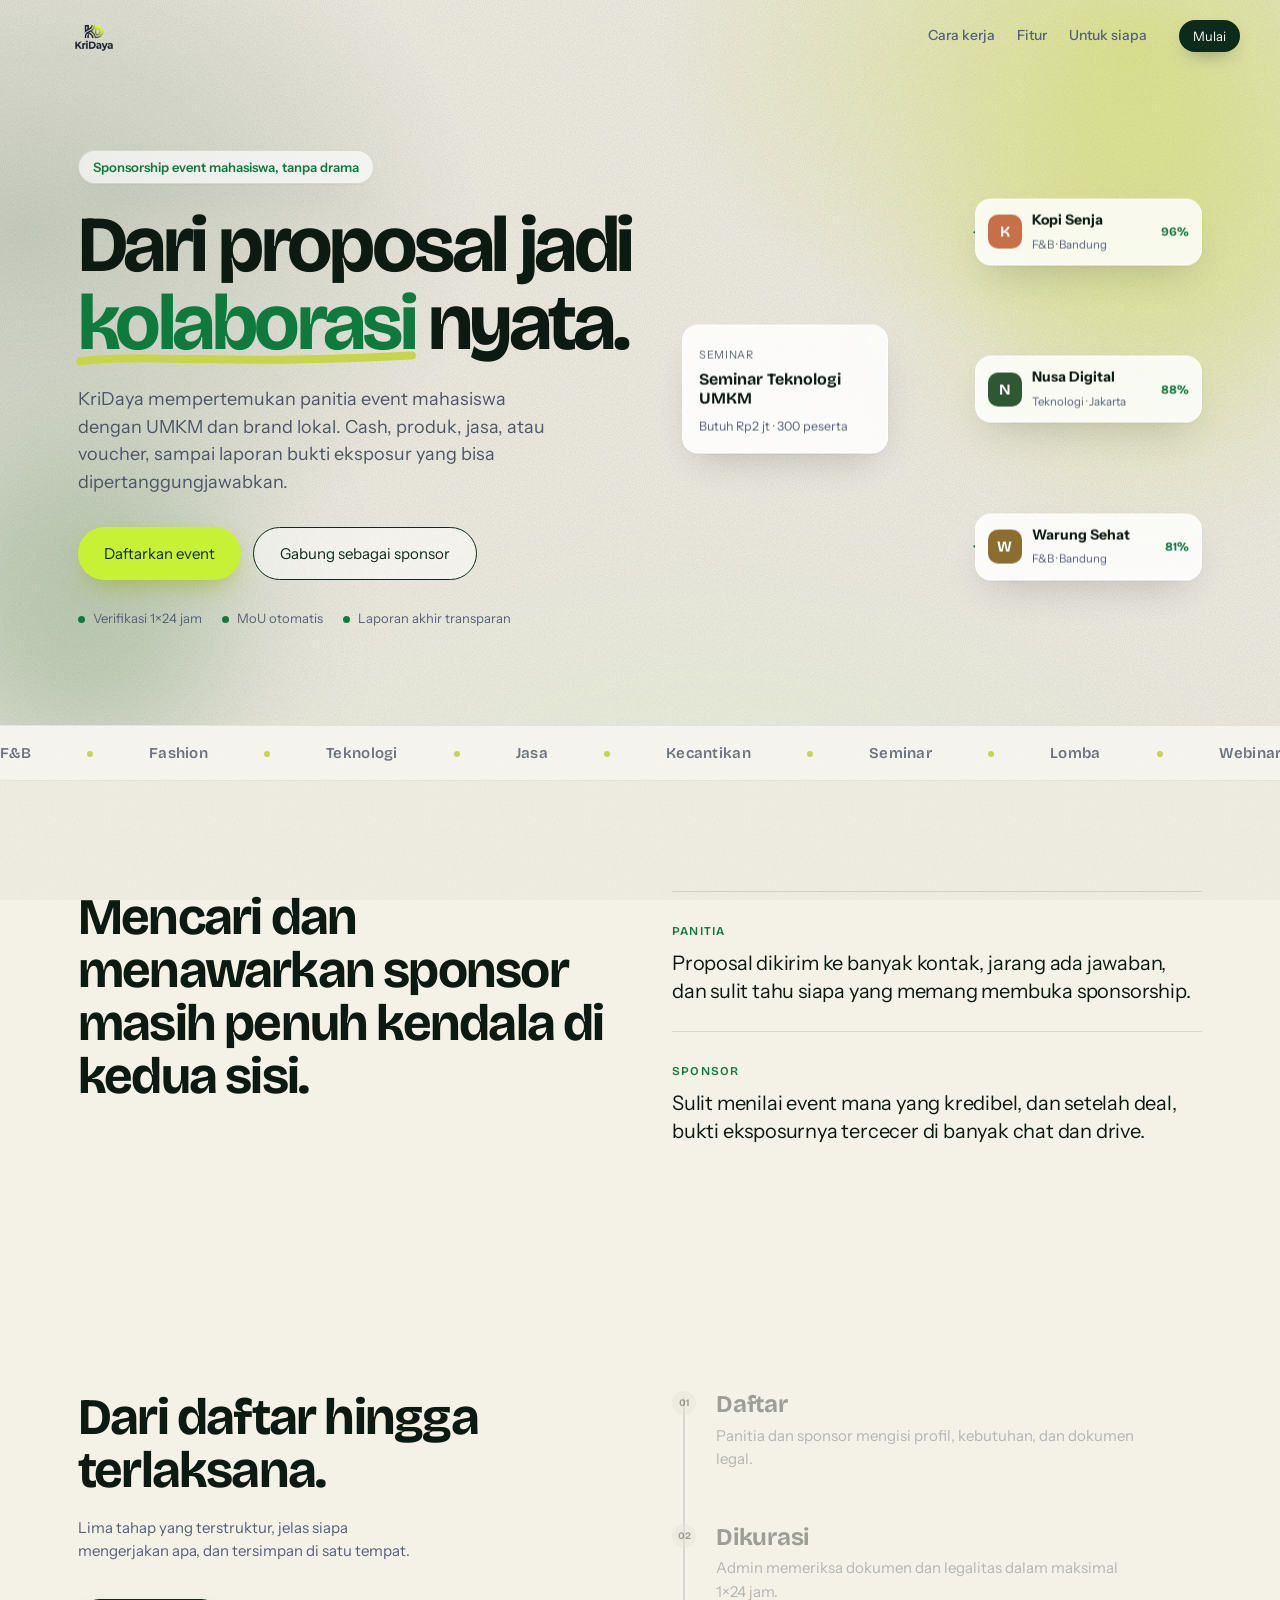
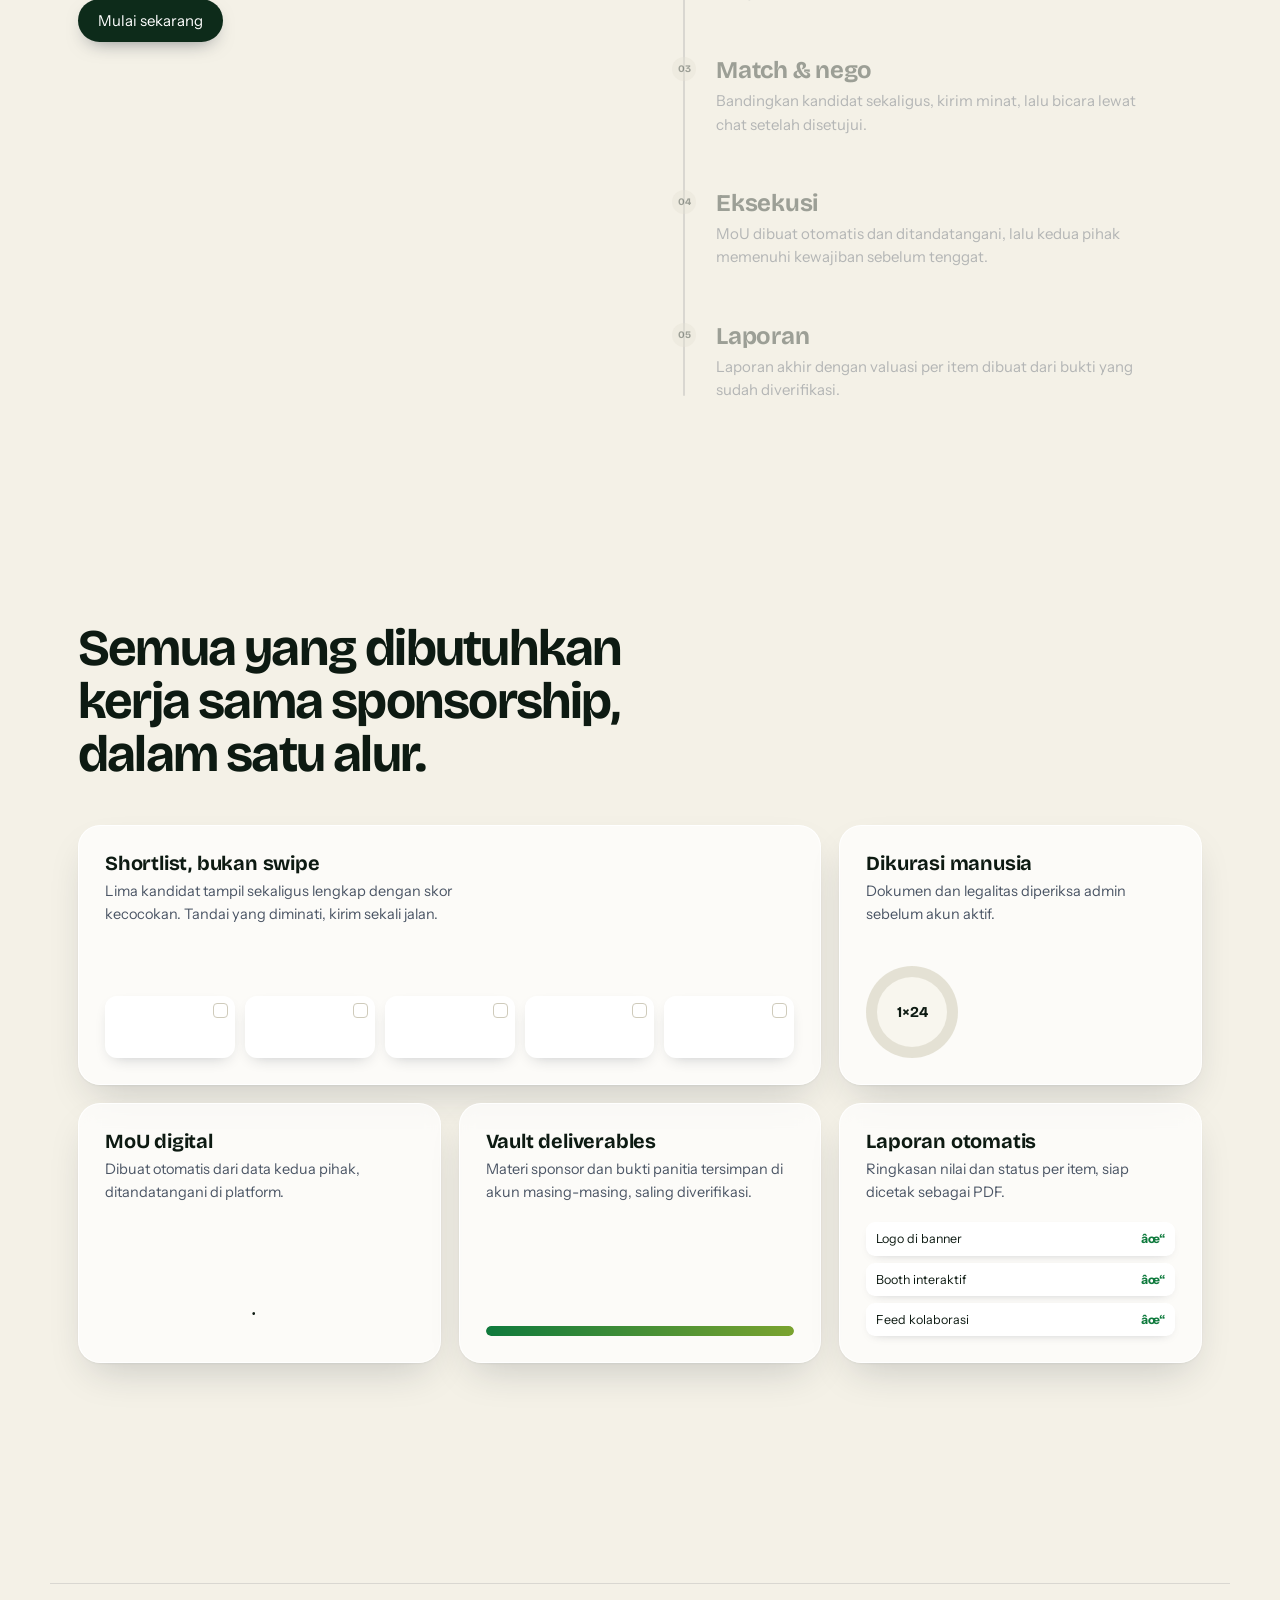
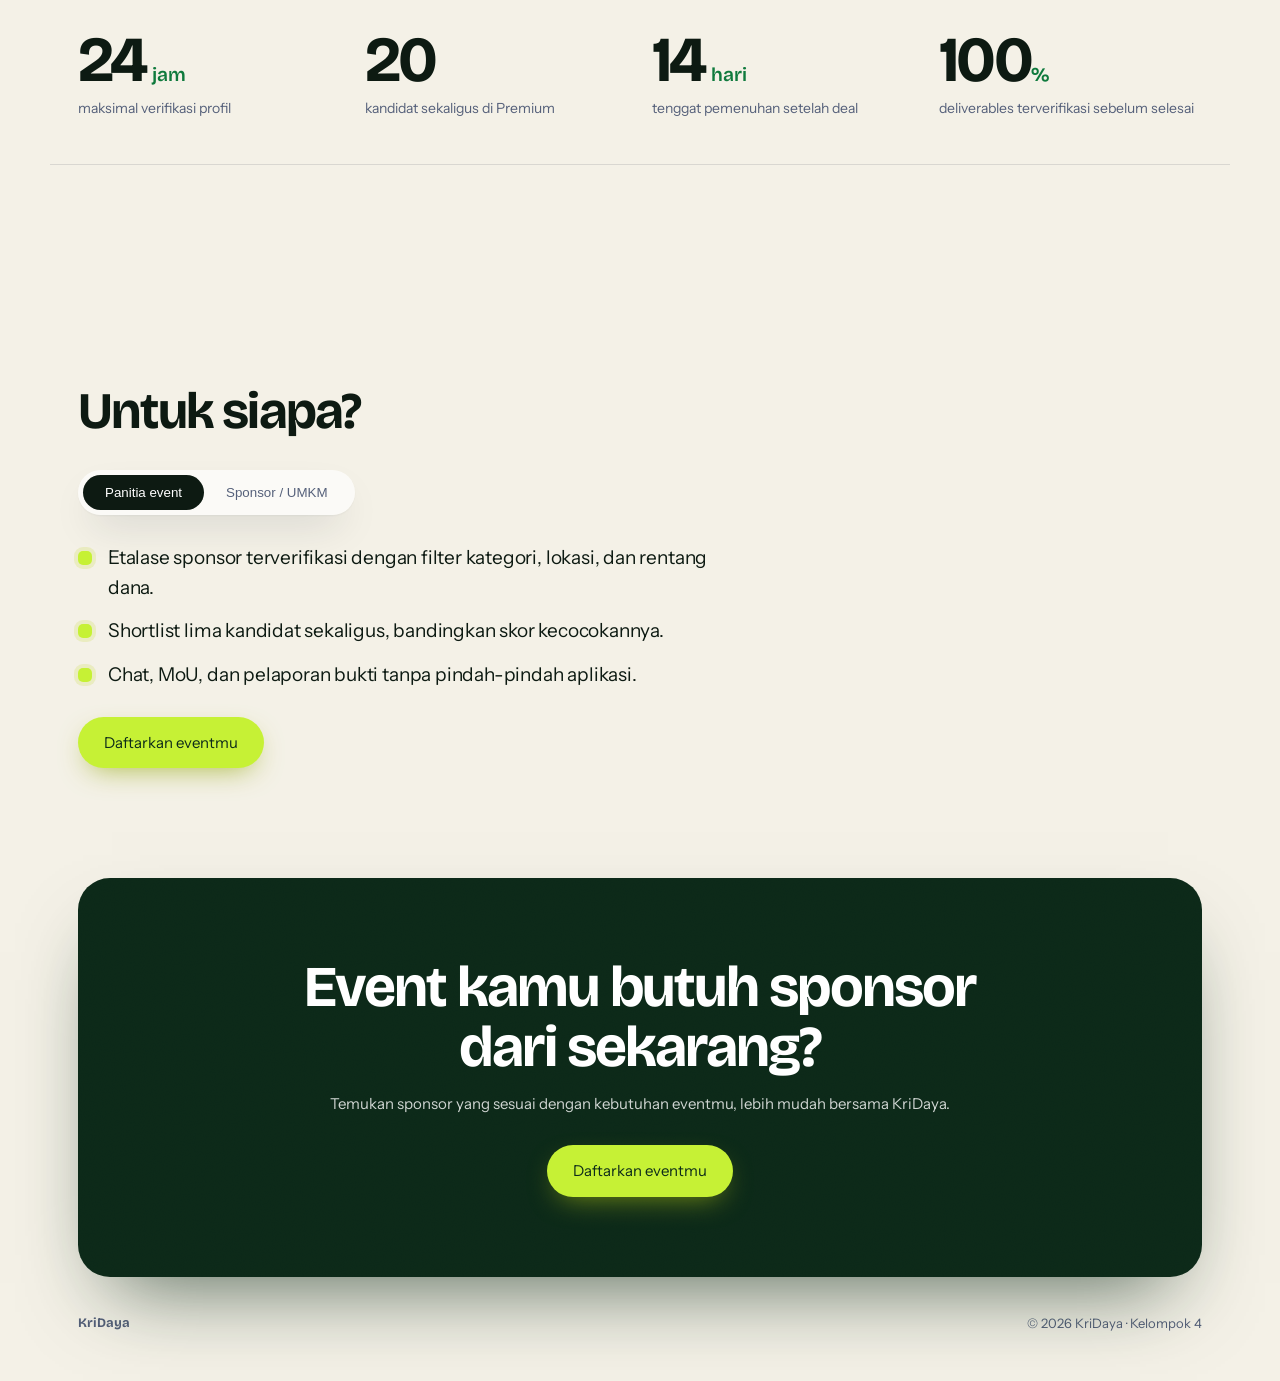
<file: frontend/index.html>
<!doctype html><html lang="id"><head><meta charset="utf-8"><meta name="viewport" content="width=device-width,initial-scale=1"><title>KriDaya — Dari proposal jadi kolaborasi nyata</title><meta name="description" content="Platform sponsor matching untuk event mahasiswa, UMKM, dan brand lokal.">
    <link rel="preconnect" href="https://fonts.googleapis.com"><link rel="preconnect" href="https://fonts.gstatic.com" crossorigin><link href="https://fonts.googleapis.com/css2?family=Bricolage+Grotesque:opsz,wght@12..96,500..800&family=Instrument+Sans:wght@400..700&display=swap" rel="stylesheet">
    <link rel="stylesheet" href="css/style.css"><link rel="stylesheet" href="css/landing.css"></head>
    <body class="landing">
    
<header class="l-nav" id="nav">
    <div class="l-w">
        <a class="logo" href="#top">
            <img src="assets/logo kridaya.png" alt="KriDaya">
        </a>

        <nav>
            <a href="#cara">Cara kerja</a>
            <a href="#fitur">Fitur</a>
            <a href="#untuk">Untuk siapa</a>
        </nav>

        <a class="btn sm" href="app.html#/daftar/event">Mulai</a>
    </div>
</header>

    <section class="l-hero" id="top"><i class="l-blob" style="width:380px;height:380px;right:-60px;top:60px;background:#d4e06a" data-par="34"></i><i class="l-blob" style="width:320px;height:320px;left:-80px;bottom:-40px;background:#7fa37a;animation-delay:-6s" data-par="-26"></i>
    <div class="l-w l-hg"><div>
    <p class="l-eye rv">Sponsorship event mahasiswa, tanpa drama</p>
    <h1 class="l-h1"><span class="w">Dari</span> <span class="w">proposal</span> <span class="w">jadi</span><br><span class="w l-hl">kolaborasi<svg viewBox="0 0 300 14" preserveAspectRatio="none"><path pathLength="1" d="M2 9 C60 2 140 13 298 4"/></svg></span> <span class="w">nyata.</span></h1>
    <p class="l-sub rv" data-d="500">KriDaya mempertemukan panitia event mahasiswa dengan UMKM dan brand lokal. Cash, produk, jasa, atau voucher, sampai laporan bukti eksposur yang bisa dipertanggungjawabkan.</p>
    <div class="l-cta rv" data-d="650"><a class="btn lime lg" href="app.html#/daftar/event">Daftarkan event</a><a class="btn ghost lg" href="app.html#/daftar/sponsor">Gabung sebagai sponsor</a></div>
    <ul class="l-trust rv" data-d="800"><li>Verifikasi 1×24 jam</li><li>MoU otomatis</li><li>Laporan akhir transparan</li></ul></div>
    <div class="l-stage rv" data-d="300"><svg class="l-lines" viewBox="0 0 480 440"><path pathLength="1" d="M190 220 C235 220 225 75 270 75"/><path pathLength="1" d="M190 220 C230 220 230 220 270 220"/><path pathLength="1" d="M190 220 C235 220 225 365 270 365"/></svg>
    <div class="l-ev"><small>Seminar</small><b>Seminar Teknologi UMKM</b><span>Butuh Rp2 jt · 300 peserta</span></div>
    <div class="l-sp s1" style="top:17%"><i>K</i><div><b>Kopi Senja</b><small>F&amp;B · Bandung</small></div><em>96%</em></div>
    <div class="l-sp" style="top:50%"><i style="background:#2f5733">N</i><div><b>Nusa Digital</b><small>Teknologi · Jakarta</small></div><em>88%</em></div>
    <div class="l-sp" style="top:83%"><i style="background:#8a6d2f">W</i><div><b>Warung Sehat</b><small>F&amp;B · Bandung</small></div><em>81%</em></div>
    <div class="l-badge" data-par="10">Match. Kopi Senja menerima minatmu</div></div></div></section>
    
    <div class="l-marq"><div><span>F&amp;B</span><span>Fashion</span><span>Teknologi</span><span>Jasa</span><span>Kecantikan</span><span>Seminar</span><span>Lomba</span><span>Webinar</span></div></div>
    
    <section class="l-sec"><div class="l-w l-two"><h2 class="l-h2 rv">Mencari dan menawarkan sponsor masih penuh kendala di kedua sisi.</h2>
    <div><div class="l-q rv" data-d="100"><small>Panitia</small><p>Proposal dikirim ke banyak kontak, jarang ada jawaban, dan sulit tahu siapa yang memang membuka sponsorship.</p></div><div class="l-q rv" data-d="220"><small>Sponsor</small><p>Sulit menilai event mana yang kredibel, dan setelah deal, bukti eksposurnya tercecer di banyak chat dan drive.</p></div></div></div></section>
    
    <section class="l-sec" id="cara"><div class="l-w l-two"><div class="l-stick"><h2 class="l-h2 rv">Dari daftar hingga terlaksana.</h2><p class="mut rv" data-d="100" style="max-width:360px">Lima tahap yang terstruktur, jelas siapa mengerjakan apa, dan tersimpan di satu tempat.</p><a class="btn" href="app.html#/daftar/event" style="margin-top:22px">Mulai sekarang</a></div>
    <ol class="l-tl"><li class="l-st"><b>01</b><div><h3>Daftar</h3><p>Panitia dan sponsor mengisi profil, kebutuhan, dan dokumen legal.</p></div></li><li class="l-st"><b>02</b><div><h3>Dikurasi</h3><p>Admin memeriksa dokumen dan legalitas dalam maksimal 1×24 jam.</p></div></li><li class="l-st"><b>03</b><div><h3>Match &amp; nego</h3><p>Bandingkan kandidat sekaligus, kirim minat, lalu bicara lewat chat setelah disetujui.</p></div></li><li class="l-st"><b>04</b><div><h3>Eksekusi</h3><p>MoU dibuat otomatis dan ditandatangani, lalu kedua pihak memenuhi kewajiban sebelum tenggat.</p></div></li><li class="l-st"><b>05</b><div><h3>Laporan</h3><p>Laporan akhir dengan valuasi per item dibuat dari bukti yang sudah diverifikasi.</p></div></li></ol></div></section>
    
    <section class="l-sec" id="fitur"><div class="l-w"><h2 class="l-h2 rv" style="max-width:640px">Semua yang dibutuhkan kerja sama sponsorship, dalam satu alur.</h2>
    <div class="l-bento">
    <article class="bt b4 rv"><h3>Shortlist, bukan swipe</h3><p>Lima kandidat tampil sekaligus lengkap dengan skor kecocokan. Tandai yang diminati, kirim sekali jalan.</p><div class="m-grid"><i></i><i></i><i></i><i></i><i></i></div></article>
    <article class="bt b2 rv" data-d="100"><h3>Dikurasi manusia</h3><p>Dokumen dan legalitas diperiksa admin sebelum akun aktif.</p><div class="m-ring"><b>1×24</b></div></article>
    <article class="bt b2 rv"><h3>MoU digital</h3><p>Dibuat otomatis dari data kedua pihak, ditandatangani di platform.</p><svg class="m-sig" viewBox="0 0 200 50"><path pathLength="1" d="M5 35 C25 5 35 5 40 30 S60 45 75 20 90 12 95 30"/><path pathLength="1" d="M110 30 C125 8 140 8 145 28 S170 40 195 12" style="animation-delay:1.4s"/></svg></article>
    <article class="bt b2 rv" data-d="100"><h3>Vault deliverables</h3><p>Materi sponsor dan bukti panitia tersimpan di akun masing-masing, saling diverifikasi.</p><div class="m-bar"><i></i></div></article>
    <article class="bt b2 rv" data-d="200"><h3>Laporan otomatis</h3><p>Ringkasan nilai dan status per item, siap dicetak sebagai PDF.</p><div class="m-rows"><span>Logo di banner <u></u></span><span>Booth interaktif <u></u></span><span>Feed kolaborasi <u></u></span></div></article>
    </div></div></section>
    
    <section class="l-sec l-nums"><div class="l-w"><div><b data-to="24">0</b><span> jam</span><p>maksimal verifikasi profil</p></div><div><b data-to="20">0</b><p>kandidat sekaligus di Premium</p></div><div><b data-to="14">0</b><span> hari</span><p>tenggat pemenuhan setelah deal</p></div><div><b data-to="100">0</b><span>%</span><p>deliverables terverifikasi sebelum selesai</p></div></div></section>
    
    <section class="l-sec" id="untuk"><div class="l-w"><h2 class="l-h2 rv">Untuk siapa?</h2>
    <div class="l-tab rv"><button class="on" data-t="p1">Panitia event</button><button data-t="p2">Sponsor / UMKM</button></div>
    <div class="l-pn on" id="p1"><ul><li>Etalase sponsor terverifikasi dengan filter kategori, lokasi, dan rentang dana.</li><li>Shortlist lima kandidat sekaligus, bandingkan skor kecocokannya.</li><li>Chat, MoU, dan pelaporan bukti tanpa pindah-pindah aplikasi.</li></ul><a class="btn lime lg" href="app.html#/daftar/event">Daftarkan eventmu</a></div>
    <div class="l-pn" id="p2"><ul><li>Event dan dokumen legalnya sudah dikurasi sebelum sampai ke kamu.</li><li>Tentukan sendiri bentuk dukungan: cash, produk, jasa, atau voucher.</li><li>Laporan akhir dengan valuasi per deliverable sebagai bukti eksposur.</li></ul><a class="btn lime lg" href="app.html#/daftar/sponsor">Gabung sebagai sponsor</a></div></div></section>
    
    <section class="l-w"><div class="l-end"><h2 class="l-h2">Event kamu butuh sponsor dari sekarang?</h2><p>Temukan sponsor yang sesuai dengan kebutuhan eventmu, lebih mudah bersama KriDaya.</p><a class="btn lime lg" href="app.html#/daftar/event">Daftarkan eventmu</a></div></section>
    <footer class="l-w l-ft"><span class="logo">KriDaya</span><span>© 2026 KriDaya · Kelompok 4</span></footer>
    <script src="js/landing.js"></script></body></html>
</file>
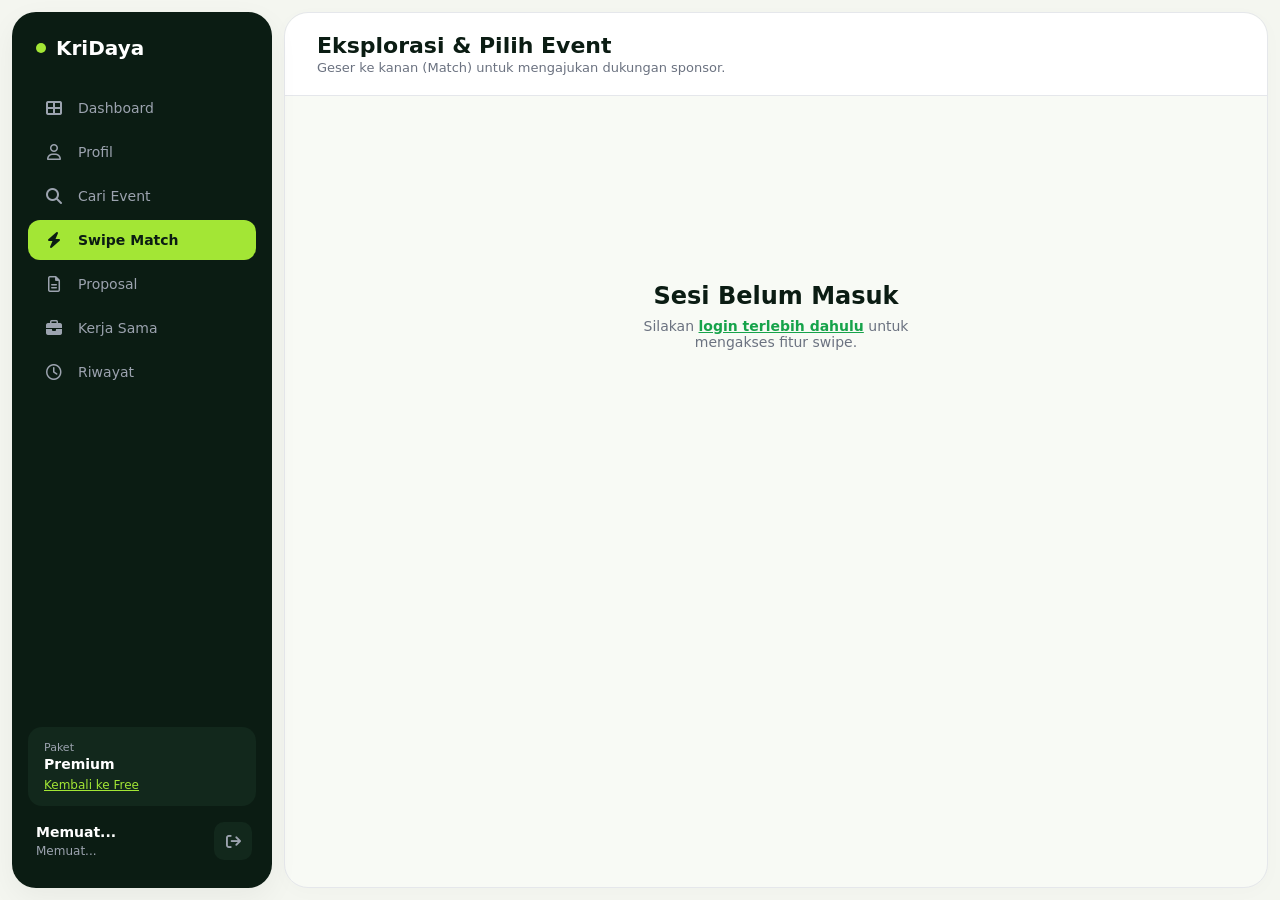
<file: frontend/pages/swipe.html>
<!DOCTYPE html>
<html lang="id">
<head>
    <meta charset="UTF-8">
    <meta name="viewport" content="width=device-width, initial-scale=1.0">
    <title>KriDaya - Swipe Match (Sponsor & Event)</title>
    <!-- FontAwesome CDN -->
    <link rel="stylesheet" href="https://cdnjs.cloudflare.com/ajax/libs/font-awesome/6.4.0/css/all.min.css">
    <!-- CSS Eksternal -->
    <link rel="stylesheet" href="../css/swipe.css">
</head>
<body>

    <!-- OVERLAY (Latar belakang gelap saat sidebar terbuka di HP) -->
    <div class="sidebar-overlay" id="sidebarOverlay"></div>

    <!-- SIDEBAR -->
    <aside id="appSidebar">
        <div>
            <div class="sidebar-header-top">
                <div class="brand">
                    <span class="brand-dot"></span> KriDaya
                </div>
                <!-- Tombol Tutup Sidebar khusus Mobile -->
                <button class="btn-close-sidebar" id="closeSidebarBtn"><i class="fa-solid fa-xmark"></i></button>
            </div>
            <ul class="nav-links">
                <li><a href="../app.html"><i class="fa-solid fa-table-cells-large"></i> Dashboard</a></li>
                <li><a href="#"><i class="fa-regular fa-user"></i> Profil</a></li>
                <li><a href="#"><i class="fa-solid fa-magnifying-glass"></i> Cari Event</a></li>
                <li><a href="swipe.html" class="active"><i class="fa-solid fa-bolt"></i> Swipe Match</a></li>
                <li><a href="#"><i class="fa-regular fa-file-lines"></i> Proposal</a></li>
                <li><a href="#"><i class="fa-solid fa-briefcase"></i> Kerja Sama</a></li>
                <li><a href="#"><i class="fa-regular fa-clock"></i> Riwayat</a></li>
            </ul>
        </div>
        <div class="sidebar-footer">
            <div class="subscription-box">
                <small>Paket</small>
                <b id="userPlanText">Premium</b>
                <a href="#" id="planActionLink">Kembali ke Free</a>
            </div>
            <div class="user-card">
                <div class="user-info">
                    <b id="userNameDisplay">Memuat...</b>
                    <small id="userRoleDisplay">Memuat...</small>
                </div>
                <button class="btn-logout" id="logoutBtn" title="Keluar"><i class="fa-solid fa-arrow-right-from-bracket"></i></button>
            </div>
        </div>
    </aside>

    <!-- MAIN CONTENT -->
    <main>
        <header>
            <div class="header-left">
                <!-- Tombol Hamburger Menu untuk layar kecil -->
                <button class="hamburger-btn" id="hamburgerBtn">
                    <i class="fa-solid fa-bars"></i>
                </button>
                <div class="header-title">
                    <h1>Eksplorasi & Pilih Event</h1>
                    <p>Geser ke kanan (Match) untuk mengajukan dukungan sponsor.</p>
                </div>
            </div>
        </header>

        <div class="swipe-container">
            <div class="card-stack" id="cardStack"></div>

            <div class="swipe-actions" id="swipeActions">
                <button class="btn-action btn-reject" id="rejectBtn" title="Tolak"><i class="fa-solid fa-xmark"></i></button>
                <button class="btn-action btn-match" id="matchBtn" title="Terima / Match"><i class="fa-solid fa-heart"></i></button>
            </div>
        </div>
    </main>

    <!-- JS Eksternal -->
    <script src="../js/pages/swipe.js"></script>
</body>
</html>
</file>
<file: frontend/css/style.css>
:root{--bg:#f3f0e6;--sage:#e8efd9;--g:#2f5733;--lime:#d4e06a;--ink:#1b2433;--mut:#667085;--line:#dcd9cc;--card:#fbfaf5;--r:14px}
*{box-sizing:border-box}html{scroll-behavior:smooth}
body{margin:0;background:var(--bg);color:var(--ink);font:15px/1.55 Inter,system-ui,-apple-system,"Segoe UI",sans-serif}
h1,h2,h3{line-height:1.1;letter-spacing:-.03em;margin:0 0 .5em}h1{font-size:clamp(2.4rem,6vw,4.2rem)}h2{font-size:1.6rem}h3{font-size:1.05rem;letter-spacing:-.01em}
a{color:inherit}.mut{color:var(--mut)}.wrap{max-width:1080px;margin:0 auto;padding:0 24px}
header.nav{position:sticky;top:0;z-index:5;background:color-mix(in srgb,var(--bg) 88%,transparent);backdrop-filter:blur(8px);border-bottom:1px solid var(--line)}

.nav .wrap{display:flex;align-items:center;gap:28px;height:64px}

.logo {
    font-weight: 700;
    text-decoration: none;
    display: flex;
    align-items: center;
    flex-shrink: 0;
}

.logo img {
    width: 350px;
    height: 70px;
    object-fit: contain;
    object-position: left center;
    display: block;
}

.logo:before {
    content: none;
}

.nav nav{display:flex;gap:22px;margin-left:auto;align-items:center}.nav nav a{text-decoration:none;color:var(--mut);font-size:14px}.nav nav a.on,.nav nav a:hover{color:var(--ink)}
.btn{display:inline-flex;align-items:center;justify-content:center;gap:6px;border:0;border-radius:999px;background:var(--ink);color:#fff;padding:10px 20px;font:600 14px inherit;cursor:pointer;text-decoration:none;transition:transform .15s,opacity .15s}
.nav nav a.btn{color:#fff}.btn:hover{transform:translateY(-1px)}.btn:active{transform:none}.btn.lime{background:var(--lime);color:var(--ink)}.btn.ghost{background:transparent;color:var(--ink);border:1px solid var(--line)}.btn.red{background:transparent;color:#b42318;border:1px solid #f0c7c2}.btn.sm{padding:6px 14px;font-size:13px}.btn[disabled]{opacity:.4;cursor:not-allowed}
.card{background:var(--card);border:1px solid var(--line);border-radius:var(--r);padding:20px}.narrow{max-width:440px;margin:56px auto}
.grid{display:grid;gap:16px;grid-template-columns:repeat(auto-fill,minmax(260px,1fr))}
.tile{cursor:pointer;transition:border-color .15s,transform .15s}.tile:hover{border-color:var(--g);transform:translateY(-2px)}.tile.sel{border-color:var(--g);background:var(--sage);box-shadow:inset 0 0 0 1px var(--g)}
.chip{display:inline-block;font-size:12px;padding:2px 10px;border-radius:999px;background:var(--sage);color:var(--g);margin:0 6px 6px 0}
label{display:block;font-size:13px;font-weight:600;margin:14px 0 6px}
input,select,textarea{width:100%;font:inherit;padding:10px 12px;border:1px solid var(--line);border-radius:10px;background:#fff;color:var(--ink)}
input:focus,select:focus,textarea:focus{outline:2px solid var(--g);outline-offset:1px}form .btn{margin-top:18px}
.tabs{display:flex;gap:6px;background:var(--sage);padding:4px;border-radius:999px;margin-bottom:8px}.tabs button{flex:1;border:0;background:none;padding:8px;border-radius:999px;font:600 14px inherit;cursor:pointer;color:var(--mut)}.tabs button.on{background:var(--ink);color:#fff}
.roles{display:grid;grid-template-columns:1fr 1fr;gap:10px}.roles label{margin:0;border:1px solid var(--line);border-radius:10px;padding:12px;cursor:pointer;font-weight:500;background:#fff}.roles input{display:none}.roles label:has(:checked){border-color:var(--g);background:var(--sage)}.roles small{display:block;color:var(--mut)}
.otp{display:flex;gap:8px;margin:16px 0}.otp input{text-align:center;font-size:20px;padding:10px 0}
.bar{display:flex;gap:12px;flex-wrap:wrap;align-items:end;margin:24px 0}.bar>div{min-width:170px}.bar label{margin-top:0}
main.wrap{padding-top:32px;padding-bottom:80px}.row{display:flex;gap:12px;align-items:center;justify-content:space-between;flex-wrap:wrap}
.steps{display:flex;gap:8px;margin:18px 0;flex-wrap:wrap}.steps span{font-size:13px;padding:6px 14px;border-radius:999px;border:1px solid var(--line);color:var(--mut)}.steps .done{background:var(--sage);color:var(--g);border-color:transparent}.steps .cur{background:var(--ink);color:#fff;border-color:var(--ink)}
.chat{display:flex;flex-direction:column;gap:8px;min-height:240px;max-height:380px;overflow:auto;padding:4px 0 12px}.msg{max-width:72%;padding:9px 14px;border-radius:14px;background:#fff;border:1px solid var(--line)}.msg.me{align-self:flex-end;background:var(--sage);border-color:transparent}
.two{display:grid;grid-template-columns:1fr 1fr;gap:16px}@media(max-width:700px){.two{grid-template-columns:1fr}.nav nav a:not(.btn){display:none}}
.paper{background:#fff;border:1px solid var(--line);border-radius:10px;padding:22px;white-space:pre-wrap;font-size:14px}
dialog{border:0;border-radius:var(--r);padding:26px;max-width:480px;width:92%;box-shadow:0 30px 80px #0003}dialog::backdrop{background:#1b243366}
.hero{padding:88px 0 72px;position:relative;overflow:hidden;background:radial-gradient(60% 80% at 10% 20%,#dfe8c4,transparent)}.hero h1 em{font-style:normal;color:var(--g)}.hero p{max-width:480px;color:var(--mut);font-size:17px}
.float{position:absolute;right:6%;background:#fff;border-radius:12px;padding:12px 16px;box-shadow:0 10px 30px #0001;font-size:13px}.float b{display:block;font-size:15px}.float small{color:var(--mut);text-transform:uppercase;font-size:10px;letter-spacing:.06em}@media(max-width:900px){.float{display:none}}
.s3{display:grid;gap:16px;grid-template-columns:repeat(auto-fit,minmax(230px,1fr))}.s3 .card{background:var(--sage);border:0}
.cta{background:var(--g);color:#fff;border-radius:20px;padding:40px;margin:48px 0;display:flex;justify-content:space-between;align-items:center;gap:20px;flex-wrap:wrap}.cta h2{margin:0}
footer{padding:32px 0;color:var(--mut);font-size:13px}
@media print{header,.noprint{display:none!important}}
/* ===== App shell v2 ===== */
.app{max-width:1240px}.hd{gap:18px!important}.hd .tabsn{display:flex;gap:2px;margin-left:8px}
.tabsn a{padding:8px 12px;border-radius:10px;text-decoration:none;font-size:14px;color:var(--mut);font-weight:500;white-space:nowrap}.tabsn a:hover{background:var(--sage)}.tabsn a.on{color:var(--g);background:var(--sage);font-weight:700}
.hd form{margin-left:auto;position:relative}.hd form input{width:240px;padding:8px 40px 8px 12px;border-radius:999px;font-size:13px}.hd kbd{position:absolute;right:10px;top:7px;font:11px monospace;color:var(--mut);border:1px solid var(--line);border-radius:5px;padding:1px 5px;background:#fff}
.pill{border:1px solid var(--line);background:#fff;border-radius:999px;padding:6px 12px;font:600 12px inherit;cursor:pointer;white-space:nowrap}.pill.pro{background:var(--lime);border-color:var(--lime)}
@media(max-width:1000px){.hd form{display:none}.hd .tabsn{overflow-x:auto}.hd{gap:8px!important}.pill.q{margin-left:auto}}
.head{display:flex;justify-content:space-between;gap:20px;align-items:end;flex-wrap:wrap;margin-bottom:22px}.h1{font-size:2rem;margin:0 0 6px}
.stats{display:flex;gap:12px}.stat{background:#fff;border:1px solid var(--line);border-radius:12px;padding:10px 16px}.stat small{display:block;color:var(--mut);font-size:11px;text-transform:uppercase;letter-spacing:.05em}.stat b{font-size:1.2rem}
.banner{display:flex;justify-content:space-between;gap:20px;align-items:center;flex-wrap:wrap;border-left:4px solid var(--g)}.banner h3{margin:0 0 4px}
.flow{display:flex;gap:10px;align-items:center;font-size:13px;color:var(--mut)}.flow i{width:22px;height:22px;border-radius:50%;background:var(--line);display:inline-grid;place-items:center;font:600 11px inherit;font-style:normal;margin-right:6px}.flow .on{color:var(--ink);font-weight:600}.flow .on i{background:var(--ink);color:#fff}.flow .ok i{background:var(--g);color:#fff}.flow hr{width:26px;border:0;border-top:1px solid var(--line)}
.col3{display:grid;grid-template-columns:1.3fr 1fr 1fr;gap:16px;margin:16px 0}@media(max-width:980px){.col3,.split,.wsp{grid-template-columns:1fr!important}}
.col3 h3 span{color:var(--mut);font-weight:500;margin-right:8px}
.opts{display:flex;flex-wrap:wrap;gap:8px}.opt{margin:0;font-weight:500;border:1px solid var(--line);background:#fff;border-radius:999px;padding:5px 13px;cursor:pointer;font-size:13px}.opt input{display:none}.opt:has(:checked){background:var(--ink);color:#fff;border-color:var(--ink)}
.drop{display:flex;justify-content:space-between;gap:10px;align-items:center;border:1.5px dashed var(--line);border-radius:12px;padding:12px 14px;margin:8px 0 0;cursor:pointer;font-weight:500;background:#fff}.drop:hover{border-color:var(--g)}.drop span{font-size:12px;color:var(--mut);font-weight:400;text-align:right;overflow:hidden;text-overflow:ellipsis;white-space:nowrap;max-width:50%}.drop.ok{border-style:solid;border-color:var(--g);background:var(--sage)}.drop.ok span{color:var(--g);font-weight:600}
.prog{height:8px;background:var(--line);border-radius:9px;overflow:hidden}.prog i{display:block;height:100%;background:var(--g);transition:width .3s}
.bottom{position:sticky;bottom:12px;margin-top:20px;background:#fffd;backdrop-filter:blur(8px);border:1px solid var(--line);border-radius:16px;padding:12px 18px;display:flex;justify-content:space-between;align-items:center;gap:14px;flex-wrap:wrap;box-shadow:0 10px 30px #0001}
.filters{display:grid;grid-template-columns:repeat(4,1fr);gap:10px;margin-bottom:18px}@media(max-width:700px){.filters{grid-template-columns:1fr 1fr}}
.split{display:grid;grid-template-columns:1.15fr 1fr;gap:18px;align-items:start}.stk{position:sticky;top:80px}.list{display:grid;gap:12px}
.pc{cursor:pointer;transition:.15s;display:grid;gap:6px}.pc:hover{border-color:var(--g)}.pc.sel{border-color:var(--g);box-shadow:inset 0 0 0 1.5px var(--g);background:#fff}.pc .top{display:flex;justify-content:space-between;gap:10px;align-items:start}.pc h3{margin:0}
.sc{font:700 12px inherit;padding:3px 10px;border-radius:999px;background:var(--lime);color:var(--ink);white-space:nowrap}.sc.m{background:var(--sage);color:var(--g)}.sc.l{background:#eee;color:var(--mut)}
.chk{list-style:none;padding:0;margin:10px 0}.chk li{padding:5px 0 5px 24px;position:relative;font-size:14px}.chk li:before{content:"âœ“";position:absolute;left:0;color:var(--g);font-weight:700}.chk li.no:before{content:"â€“";color:var(--mut)}
.mc{display:grid;grid-template-columns:repeat(auto-fit,minmax(200px,1fr));gap:12px;margin-bottom:18px}.mc .card{padding:14px}.mc select{margin-top:4px}
.mx{display:grid;grid-template-columns:repeat(auto-fill,minmax(210px,1fr));gap:14px}.mx .pc{position:relative}.mx .pc input{position:absolute;right:14px;top:14px;width:18px;height:18px;accent-color:var(--g)}
.wsp{display:grid;grid-template-columns:1.6fr 1fr;gap:18px;align-items:start}
.it{border:1px solid var(--line);border-radius:12px;padding:10px 12px;margin:10px 0;background:#fff;display:flex;justify-content:space-between;gap:10px;align-items:center}.it b{display:block}.it small{color:var(--mut)}
.tb{width:100%;border-collapse:collapse;font-size:14px}.tb th{text-align:left;font-size:12px;color:var(--mut);text-transform:uppercase;letter-spacing:.04em;padding:8px}.tb td{padding:10px 8px;border-top:1px solid var(--line)}.tb td:last-child{text-align:right}
.kpi{display:grid;grid-template-columns:repeat(auto-fit,minmax(120px,1fr));gap:10px;margin:14px 0}.kpi div{background:var(--sage);border-radius:12px;padding:10px 12px}.kpi small{display:block;font-size:11px;color:var(--mut);text-transform:uppercase}.kpi b{font-size:1.1rem}
dialog.big{max-width:720px}
#toast{position:fixed;left:50%;bottom:28px;transform:translateX(-50%);background:var(--ink);color:#fff;padding:10px 18px;border-radius:999px;font-size:14px;opacity:0;pointer-events:none;transition:opacity .2s;z-index:50}#toast.on{opacity:1}
/* ===== Polish v3: latar gradasi, kaca, bayangan berlapis ===== */
:root{--hf:"Bricolage Grotesque",Inter,system-ui,sans-serif;--sh:0 1px 2px rgba(27,36,51,.05),0 16px 36px -14px rgba(27,36,51,.18)}
body{font-family:"Instrument Sans",Inter,system-ui,sans-serif;background:#f4f1e7;background-image:radial-gradient(900px 520px at 90% -8%,rgba(212,224,106,.4),transparent 62%),radial-gradient(760px 560px at -8% 8%,rgba(47,87,51,.13),transparent 65%),radial-gradient(900px 600px at 50% 118%,#e8efd9,transparent 60%);background-attachment:fixed}
body:before{content:"";position:fixed;inset:0;z-index:-1;pointer-events:none;opacity:.7;mix-blend-mode:multiply;background-image:url("data:image/svg+xml;utf8,<svg xmlns='http://www.w3.org/2000/svg' width='160' height='160'><filter id='n'><feTurbulence type='fractalNoise' baseFrequency='.9' numOctaves='2' stitchTiles='stitch'/><feColorMatrix values='0 0 0 0 0 0 0 0 0 0 0 0 0 0 0 0 0 0 .07 0'/></filter><rect width='100%' height='100%' filter='url(%23n)'/></svg>")}
h1,h2,h3,.logo{font-family:var(--hf)}
header.nav{background:rgba(244,241,231,.7);backdrop-filter:blur(14px) saturate(1.4);box-shadow:0 1px 0 rgba(27,36,51,.06),0 14px 30px -22px rgba(27,36,51,.35)}
.card{background:rgba(255,255,255,.72);backdrop-filter:blur(10px);border:1px solid rgba(255,255,255,.9);box-shadow:var(--sh)}
.tile,.pc{transition:transform .25s,box-shadow .25s,border-color .2s}.pc:hover,.tile:hover{transform:translateY(-3px);box-shadow:0 2px 4px rgba(27,36,51,.05),0 24px 44px -16px rgba(27,36,51,.28)}.pc.sel{background:linear-gradient(180deg,#fff,#f1f6e4)}
.btn{box-shadow:0 8px 20px -10px rgba(27,36,51,.6);background:linear-gradient(180deg,#2a3448,#1b2433)}.btn:hover{box-shadow:0 14px 28px -10px rgba(27,36,51,.5)}.btn.lime{background:linear-gradient(180deg,#dde97a,#cbd94f);box-shadow:0 10px 26px -10px rgba(150,170,20,.8)}.btn.ghost,.btn.red{background:rgba(255,255,255,.6);box-shadow:none}
input,select,textarea{box-shadow:inset 0 1px 2px rgba(27,36,51,.06);transition:box-shadow .2s,border-color .2s}input:focus,select:focus,textarea:focus{outline:0;border-color:var(--g);box-shadow:0 0 0 4px rgba(47,87,51,.14)}
.bottom{background:rgba(255,255,255,.75);backdrop-filter:blur(14px);box-shadow:0 1px 2px rgba(27,36,51,.05),0 24px 50px -16px rgba(27,36,51,.35)}
.tabsn a.on{box-shadow:0 6px 16px -8px rgba(47,87,51,.5)}.stat,.drop,.it,.paper{box-shadow:var(--sh)}dialog{box-shadow:0 40px 90px -20px rgba(27,36,51,.5)}
#app>*{animation:up .4s cubic-bezier(.2,.8,.2,1) both}@keyframes up{from{opacity:0;transform:translateY(10px)}}
@media(prefers-reduced-motion:reduce){*{animation:none!important;transition:none!important}}

/* dashboard */
.dg{display:grid;grid-template-columns:1.5fr 1fr;gap:18px;align-items:start}.dgs{display:grid;grid-template-columns:repeat(auto-fit,minmax(160px,1fr));gap:12px;margin-bottom:18px}.dgs .stat b{font-size:1.3rem}@media(max-width:900px){.dg{grid-template-columns:1fr}}

/* ===== dashboard v2 ===== */
:root{--grain:url("data:image/svg+xml;utf8,<svg xmlns='http://www.w3.org/2000/svg' width='160' height='160'><filter id='n'><feTurbulence type='fractalNoise' baseFrequency='.9' numOctaves='2' stitchTiles='stitch'/><feColorMatrix values='0 0 0 0 0 0 0 0 0 0 0 0 0 0 0 0 0 0 .08 0'/></filter><rect width='100%' height='100%' filter='url(%23n)'/></svg>")}
.hero2{position:relative;overflow:hidden;isolation:isolate;display:flex;justify-content:space-between;align-items:center;gap:28px;flex-wrap:wrap;border-radius:26px;padding:36px 40px;color:#fff;margin-bottom:20px;background:radial-gradient(520px 300px at 92% -10%,rgba(212,224,106,.5),transparent 60%),radial-gradient(460px 320px at 0 125%,rgba(122,163,47,.45),transparent 60%),#244a2a;box-shadow:0 40px 70px -34px rgba(36,74,42,.8)}
.hero2:after{content:"";position:absolute;inset:0;z-index:-1;background-image:var(--grain);opacity:.8;pointer-events:none}
.hero2 small{opacity:.7;font-size:12px;letter-spacing:.08em;text-transform:uppercase}.hero2 h1{font-size:clamp(1.8rem,3.4vw,2.6rem);margin:6px 0 8px;letter-spacing:-.035em}.hero2 p{margin:0 0 20px;opacity:.88;max-width:460px;font-size:16px}
.hero2 .btn{box-shadow:none}.hero2 .btn.ghost{color:#fff;border-color:rgba(255,255,255,.35);background:rgba(255,255,255,.08)}
.hv{background:rgba(255,255,255,.1);border:1px solid rgba(255,255,255,.18);backdrop-filter:blur(10px);border-radius:20px;padding:20px 26px;min-width:240px}.hv small{display:block}.hv b{display:block;font:700 2rem/1.1 var(--hf);margin:6px 0}.hv span{font-size:13px;opacity:.75}
.kp{display:grid;grid-template-columns:repeat(auto-fit,minmax(170px,1fr));gap:14px;margin-bottom:20px}
.k{--c:#2f5733;background:rgba(255,255,255,.78);backdrop-filter:blur(10px);border:1px solid rgba(255,255,255,.9);border-radius:18px;padding:16px 18px;box-shadow:var(--sh);text-decoration:none;color:inherit;transition:transform .25s,box-shadow .25s;animation:up .5s cubic-bezier(.2,.8,.2,1) both}.k:nth-child(2){animation-delay:.05s}.k:nth-child(3){animation-delay:.1s}.k:nth-child(4){animation-delay:.15s}.k:nth-child(5){animation-delay:.2s}
.k:hover{transform:translateY(-3px);box-shadow:0 2px 4px rgba(27,36,51,.05),0 24px 44px -16px rgba(27,36,51,.28)}
.k i,.tki{display:grid;place-items:center;width:36px;height:36px;border-radius:11px;background:color-mix(in srgb,var(--c) 14%,transparent);color:var(--c);flex:none}
.k svg,.tki svg{width:18px;height:18px;fill:none;stroke:currentColor;stroke-width:2;stroke-linecap:round;stroke-linejoin:round}.k small{display:block;color:var(--mut);font-size:12px;margin:12px 0 2px}.k b{font:700 1.7rem/1.1 var(--hf)}
.pn-h{display:flex;justify-content:space-between;align-items:center;gap:10px;margin-bottom:10px}.pn-h h3{margin:0}.pn-h>a{font-size:13px;color:var(--mut);text-decoration:none}.pn-h>a:hover{color:var(--ink)}
.tk{--c:#2f5733;display:flex;gap:14px;align-items:center;padding:12px 14px 12px 18px;border-radius:14px;background:#fff;box-shadow:0 1px 2px rgba(27,36,51,.05),0 10px 22px -16px rgba(27,36,51,.35);margin-top:10px;position:relative;overflow:hidden}.tk:before{content:"";position:absolute;left:0;top:0;bottom:0;width:4px;background:var(--c)}
.tk>div:nth-child(2){flex:1;min-width:0}.tk b{display:block}.tk small{color:var(--mut)}.tka{display:flex;gap:6px;flex:none}
.dl{background:#fff;border-radius:16px;padding:16px;margin-top:12px;box-shadow:0 1px 2px rgba(27,36,51,.05),0 10px 22px -16px rgba(27,36,51,.35)}
.seg{display:flex;gap:4px;margin:14px 0 8px}.seg i{flex:1;height:6px;border-radius:4px;background:#e4e1d4}.seg i.on{background:linear-gradient(90deg,#2f5733,#7aa32f)}.nx{font-size:12.5px;color:var(--mut)}.nx b{color:var(--ink)}
.ring{--v:0;flex:none;width:46px;height:46px;border-radius:50%;background:conic-gradient(var(--g) calc(var(--v)*1%),#e4e1d4 0);display:grid;place-items:center}.ring b{width:36px;height:36px;border-radius:50%;background:#fff;display:grid;place-items:center;font:700 11px var(--hf)}
.rc{display:flex;gap:12px;align-items:center;padding:12px 0;border-top:1px solid rgba(27,36,51,.08)}.rc:first-of-type{border-top:0}
.av{width:46px;height:46px;border-radius:14px;background:linear-gradient(135deg,#2f5733,#7aa32f);color:#fff;display:grid;place-items:center;font:700 17px var(--hf);flex:none}
.empty{text-align:center;padding:26px 10px;color:var(--mut)}.empty svg{width:52px;height:52px;fill:none;stroke:#cfcbbb;stroke-width:1.4;stroke-linecap:round;stroke-linejoin:round;margin-bottom:6px}
.prog i{animation:grow 1.1s cubic-bezier(.2,.8,.2,1)}@keyframes grow{from{width:0}}
.vs{list-style:none;padding:0;margin:16px 0 0}.vs li{display:flex;gap:14px;padding:0 0 24px;position:relative;opacity:.45}.vs li:not(:last-child):before{content:"";position:absolute;left:8px;top:22px;bottom:2px;width:2px;background:var(--line)}.vs i{flex:none;width:18px;height:18px;border-radius:50%;background:var(--line);margin-top:2px}.vs li.d,.vs li.c,.vs li.x{opacity:1}.vs .d i{background:var(--g)}.vs .c i{background:#d49a2a;animation:pl 1.6s infinite}.vs .x i{background:#c0392b}.vs b{display:block}.vs small{color:var(--mut)}
@keyframes pl{0%{box-shadow:0 0 0 0 rgba(212,154,42,.55)}100%{box-shadow:0 0 0 10px rgba(212,154,42,0)}}
@media(max-width:700px){.hero2{padding:26px 22px}.tk{flex-wrap:wrap}.tka{width:100%}}

/* ===== alur daftar terpisah, nav per peran, funnel ===== */
.reg{display:grid;grid-template-columns:1.05fr 1fr;gap:24px;align-items:stretch;margin-top:16px}.reg .narrow{margin:0;max-width:none;align-self:center;width:100%}
.regl{position:relative;overflow:hidden;isolation:isolate;border-radius:28px;padding:44px 40px;color:#fff;display:flex;flex-direction:column;justify-content:center;box-shadow:0 40px 70px -34px rgba(27,36,51,.6)}.regl:after{content:"";position:absolute;inset:0;z-index:-1;background-image:var(--grain);opacity:.8;pointer-events:none}
.regl.event{background:radial-gradient(420px 280px at 95% -5%,rgba(212,224,106,.5),transparent 60%),#244a2a}.regl.sponsor{background:radial-gradient(420px 280px at 95% -5%,rgba(212,154,42,.55),transparent 60%),radial-gradient(360px 260px at 0 110%,rgba(212,224,106,.25),transparent 60%),#1b2433}
.regl small{opacity:.7;text-transform:uppercase;letter-spacing:.08em;font-size:12px}.regl h1{font-size:clamp(1.9rem,3.4vw,2.8rem);margin:8px 0 12px;letter-spacing:-.035em}.regl p{opacity:.85;margin:0 0 26px;max-width:380px}
.regl ol{list-style:none;counter-reset:s;padding:0;margin:0;display:grid;gap:12px}.regl li{counter-increment:s;display:flex;gap:12px;align-items:center;font-size:14.5px}.regl li:before{content:counter(s);flex:none;width:26px;height:26px;border-radius:50%;background:rgba(255,255,255,.14);border:1px solid rgba(255,255,255,.25);display:grid;place-items:center;font:700 12px var(--hf)}
.rolepill{display:flex;justify-content:space-between;align-items:center;gap:10px;flex-wrap:wrap;background:var(--sage);border-radius:12px;padding:10px 14px;margin:14px 0 4px;font-size:14px}.rolepill a{font-size:12.5px;color:var(--mut)}
.bd{display:inline-grid;place-items:center;min-width:18px;height:18px;padding:0 5px;margin-left:6px;border-radius:9px;background:#d49a2a;color:#fff;font:700 11px/1 var(--hf)}
.fnl{display:grid;grid-template-columns:repeat(4,1fr);gap:14px}.fnl small{color:var(--mut);font-size:12px}.fnl b{display:block;font:700 1.6rem/1.2 var(--hf)}.fnl span{display:block;height:6px;border-radius:4px;background:#e4e1d4;overflow:hidden;margin-top:6px}.fnl i{display:block;height:100%;border-radius:4px;background:linear-gradient(90deg,#2f5733,#7aa32f);animation:grow 1.1s cubic-bezier(.2,.8,.2,1)}
@media(max-width:900px){.reg{grid-template-columns:1fr}.regl{padding:30px 26px}.fnl{grid-template-columns:1fr 1fr}}

/* ===== dashboard v3: bento berwarna, riwayat ===== */
[hidden]{display:none!important}
.bn{display:grid;grid-template-columns:repeat(12,1fr);gap:18px;align-items:start}.c3{grid-column:span 3}.c4{grid-column:span 4}.c5{grid-column:span 5}.c7{grid-column:span 7}.c8{grid-column:span 8}.c12{grid-column:span 12}.rs2{grid-row:span 2}
.bn>.hero2{margin:0;align-self:stretch}
.hero2.sp{background:radial-gradient(520px 300px at 92% -10%,rgba(226,103,74,.6),transparent 60%),radial-gradient(460px 320px at 0 125%,rgba(224,165,38,.45),transparent 60%),#1b2433;box-shadow:0 40px 70px -34px rgba(27,36,51,.8)}
.fz{display:flex;align-items:center;gap:16px;flex-wrap:wrap;margin-top:8px}.fz b{display:block;font:700 1.7rem/1 var(--hf)}.fz small{opacity:.75;font-size:11.5px;text-transform:none;letter-spacing:0}.fz>span{opacity:.5;font-size:22px}.fz.sx{gap:30px;background:rgba(255,255,255,.08);border:1px solid rgba(255,255,255,.14);border-radius:18px;padding:18px 24px}
.kt{--c:#2f5733;display:flex;flex-direction:column;gap:2px;padding:18px;border-radius:20px;text-decoration:none;color:inherit;background:linear-gradient(145deg,color-mix(in srgb,var(--c) 20%,#fff),rgba(255,255,255,.88) 72%);border:1px solid color-mix(in srgb,var(--c) 24%,#fff);box-shadow:var(--sh);transition:transform .25s,box-shadow .25s;animation:up .5s cubic-bezier(.2,.8,.2,1) both}.kt:hover{transform:translateY(-3px);box-shadow:0 2px 4px rgba(27,36,51,.05),0 24px 44px -16px rgba(27,36,51,.3)}
.kti{display:grid;place-items:center;width:38px;height:38px;border-radius:12px;background:var(--c);color:#fff;box-shadow:0 8px 16px -8px var(--c)}.kti svg{width:19px;height:19px;fill:none;stroke:currentColor;stroke-width:2;stroke-linecap:round;stroke-linejoin:round}.kt b{font:700 2.1rem/1.1 var(--hf);margin-top:12px}.kt small{color:#4b5565}
.sg2{display:inline-flex;gap:2px;background:rgba(27,36,51,.07);border-radius:999px;padding:4px}.sg2 button{border:0;background:none;padding:7px 14px;border-radius:999px;font:600 13px inherit;color:var(--mut);cursor:pointer;transition:.2s}.sg2 button.on{background:#fff;color:var(--ink);box-shadow:0 4px 12px -6px rgba(27,36,51,.4)}.sg2 i{font-style:normal;background:rgba(27,36,51,.1);border-radius:9px;padding:1px 7px;margin-left:4px;font-size:11px}.sg2 .on i{background:var(--lime)}
.ring{background:conic-gradient(var(--rc,#2f5733) calc(var(--v)*1%),#e4e1d4 0)}.ring.big{width:84px;height:84px}.ring.big b{width:66px;height:66px;font-size:22px}
.pcar{display:flex;gap:16px;overflow-x:auto;scroll-snap-type:x mandatory;padding:4px 2px 14px}.pp{flex:0 0 min(330px,86%);scroll-snap-align:start;border-top:4px solid #e2674a}
.bars{display:flex;align-items:flex-end;gap:4px;height:64px;margin-bottom:6px}.bars i{flex:1;min-height:5px;border-radius:5px 5px 2px 2px;background:linear-gradient(180deg,var(--c1),var(--c2));opacity:.85;transition:opacity .2s,transform .2s}.bars i:hover{opacity:1;transform:scaleY(1.06)}
.fl{margin-top:10px}.fe{display:flex;gap:12px;padding:10px 8px;border-radius:12px;text-decoration:none;color:inherit;transition:background .2s}.fe:hover{background:rgba(27,36,51,.05)}.fe div{font-size:14px}.fe small{color:var(--mut)}
.chp{display:flex;gap:8px;flex-wrap:wrap;margin-bottom:8px}.chp button{border:1px solid var(--line);background:#fff;border-radius:999px;padding:6px 14px;font:600 13px inherit;color:var(--mut);cursor:pointer;transition:.2s}.chp button.on{background:var(--ink);border-color:var(--ink);color:#fff}
@media(max-width:1000px){.c3{grid-column:span 6}.c4,.c5,.c7,.c8,.c12{grid-column:span 12}.rs2{grid-row:auto}}@media(max-width:560px){.c3{grid-column:span 12}.fz.sx{gap:18px}}

/* ===== matching board ===== */
.kpf{display:grid;grid-template-columns:repeat(4,1fr) auto;gap:12px;align-items:end;padding:18px}.kpf label{margin:0 0 6px;font-size:12px;color:var(--mut);text-transform:uppercase;letter-spacing:.04em}
.kst{display:grid;grid-template-columns:1.1fr 1fr;gap:24px;align-items:center;margin-top:18px;padding:34px}.kst ol{counter-reset:s;list-style:none;padding:0;margin:22px 0 0;display:grid;gap:16px}.kst li{counter-increment:s;display:flex;gap:14px}.kst li:before{content:counter(s);flex:none;width:28px;height:28px;border-radius:9px;background:var(--ink);color:#fff;display:grid;place-items:center;font:700 13px var(--hf)}
.kdeck{position:relative;height:230px}.kdeck i{position:absolute;left:50%;top:50%;width:230px;height:150px;margin:-75px 0 0 -115px;border-radius:18px;background:#fff;border:1px solid var(--line);box-shadow:var(--sh)}.kdeck i:after{content:"";position:absolute;left:18px;right:18px;top:22px;height:10px;border-radius:5px;background:var(--line);box-shadow:0 24px 0 -2px #ece9de,0 48px 0 -4px #ece9de}.kdeck i:nth-child(1){transform:rotate(-9deg) translate(-30px,10px);background:#eef3dc}.kdeck i:nth-child(2){transform:rotate(6deg) translate(28px,-6px);background:#fcebe4}
.kb{display:grid;grid-template-columns:1.25fr 1fr 1fr;gap:16px;align-items:start;margin-top:18px}.kcol{min-width:0}
.kh{display:flex;align-items:center;gap:8px;margin:0 2px 10px;font:700 14px var(--hf);letter-spacing:.02em}.kh svg{width:18px;height:18px;fill:none;stroke:currentColor;stroke-width:2;stroke-linecap:round;stroke-linejoin:round}.kh span{margin-left:auto;font:600 12px inherit;background:rgba(27,36,51,.08);border-radius:9px;padding:1px 9px}.kh.y{color:#c8472a}.kh.n{color:#55657a}
.dz{display:grid;gap:12px;align-content:start;min-height:130px;padding:12px;border-radius:20px;border:1.5px dashed transparent;transition:border-color .2s,background .2s,transform .2s}.dz.pool{padding:0;min-height:0}.dz.y{background:#fdf1ec;border-color:#f0c7b8}.dz.n{background:#eef0f3;border-color:#d3d9e0}
.dz.over{border-style:solid;transform:scale(1.01)}.dz.y.over{background:#fbe3da;border-color:#e2674a}.dz.n.over{background:#e2e6eb;border-color:#6b7a8c}.dz.pool.over{outline:2px dashed var(--g);outline-offset:6px;border-radius:20px}
.dh{display:grid;place-items:center;min-height:100px;color:var(--mut);font-size:13px;text-align:center;line-height:1.5}
.kc{--h:#2f5733;background:#fff;border:1px solid rgba(27,36,51,.08);border-radius:18px;padding:16px;box-shadow:0 1px 2px rgba(27,36,51,.04),0 12px 26px -16px rgba(27,36,51,.3);cursor:grab;transition:transform .2s,box-shadow .2s,opacity .2s}.kc:hover{transform:translateY(-2px);box-shadow:0 2px 4px rgba(27,36,51,.05),0 20px 34px -16px rgba(27,36,51,.35)}.kc:active{cursor:grabbing}.kc.dragging{opacity:.35;transform:scale(.97)}
.kc.deal{animation:kdeal .5s cubic-bezier(.2,.8,.2,1) both}@keyframes kdeal{from{opacity:0;transform:translateY(18px) scale(.97)}}
.kc-t{display:flex;gap:12px;align-items:center}.kc-av{flex:none;width:42px;height:42px;border-radius:12px;background:var(--h);color:#fff;display:grid;place-items:center;font:700 17px var(--hf)}.kc-n{min-width:0;flex:1}.kc-n b{display:block;white-space:nowrap;overflow:hidden;text-overflow:ellipsis}.kc-n small{color:var(--mut)}.kc-s{font:700 1.15rem var(--hf);letter-spacing:-.02em}.kc-s i{font-size:.7em;font-style:normal;color:var(--mut)}
.kc-d{font-size:13.5px;color:#4b5565;margin:12px 0 10px;display:-webkit-box;-webkit-line-clamp:2;-webkit-box-orient:vertical;overflow:hidden}.kc-m{display:flex;justify-content:space-between;gap:8px;font-size:12.5px;color:var(--mut);margin-bottom:8px}.kc-m span:first-child{color:var(--ink);font-weight:600}
.kc-a{display:grid;grid-template-columns:1fr 1fr;gap:8px;margin-top:12px}.kc-a button{display:inline-flex;align-items:center;justify-content:center;gap:7px;border-radius:12px;padding:10px;font:600 13.5px inherit;cursor:pointer;border:1px solid var(--line);background:#fff;color:#55657a;transition:.2s}.kc-a svg{width:16px;height:16px;fill:none;stroke:currentColor;stroke-width:2;stroke-linecap:round;stroke-linejoin:round}
.kc-a .my{color:#c8472a;border-color:#f0c7b8}.kc-a .my:hover{background:#e2674a;border-color:#e2674a;color:#fff}.kc-a .my:hover svg{fill:currentColor}.kc-a .mn:hover{background:#55657a;border-color:#55657a;color:#fff}
.kc.cp{padding:12px 14px}.kc.cp .kc-av{width:34px;height:34px;font-size:14px;border-radius:10px}.kc-b{border:0;background:none;color:var(--mut);font:600 12px inherit;cursor:pointer;padding:6px 0 0;text-decoration:underline}
.ksk{height:178px;border-radius:18px;background:linear-gradient(100deg,#ece9de 30%,#f6f4ea 50%,#ece9de 70%);background-size:200% 100%;animation:ksh 1.1s linear infinite}@keyframes ksh{to{background-position:-200% 0}}
.mnote{background:#fff7e0;border:1px solid #f0dc9c;border-radius:12px;padding:10px 14px;font-size:13.5px;margin-top:14px}
@media(max-width:1000px){.kb{grid-template-columns:1fr 1fr}.kcol:first-child{grid-column:1/-1}.kst{grid-template-columns:1fr}.kpf{grid-template-columns:1fr 1fr}.kpf .btn{grid-column:1/-1}}@media(max-width:560px){.kb{grid-template-columns:1fr}}

/* ===== dashboard v4: tenang dan tipografis (satu warna aksen) ===== */
.dsh{--ln:rgba(27,36,51,.1);display:grid;gap:22px}.dsh .lb{font:600 11.5px var(--hf);letter-spacing:.09em;text-transform:uppercase;color:var(--mut)}
.dhd{display:flex;justify-content:space-between;align-items:flex-end;gap:24px;flex-wrap:wrap;padding-bottom:22px;border-bottom:1px solid var(--ln)}.dhd h1{font-size:clamp(1.9rem,3.6vw,2.8rem);margin:6px 0 8px;letter-spacing:-.04em;line-height:1.02}.sub{margin:0;color:#4b5565}.dact{display:flex;gap:18px;align-items:center;flex-wrap:wrap}
.dsh .btn,.dsh .btn:hover{box-shadow:none}.btn.solid{background:#244a2a;color:#fff}.btn.solid:hover{background:#1c3a21}.dsh .btn.ghost{background:transparent;border:1px solid rgba(27,36,51,.18)}.lk{font-weight:600;font-size:14px;text-decoration:underline;text-underline-offset:3px;text-decoration-color:rgba(27,36,51,.3)}
.ss{display:grid;grid-template-columns:repeat(4,1fr);border:1px solid var(--ln);border-radius:14px;background:#fffdf8}.ss>div{padding:18px 22px;display:grid;gap:2px;border-left:1px solid var(--ln)}.ss>div:first-child{border-left:0}.ss b{font:600 2.1rem/1.15 var(--hf);letter-spacing:-.03em;font-variant-numeric:tabular-nums}.ss small:last-child{color:var(--mut);font-size:12.5px}
.pnl{background:#fffdf8;border:1px solid var(--ln);border-radius:14px;padding:20px 22px;box-shadow:none}.ph{display:flex;justify-content:space-between;align-items:baseline;gap:12px;margin-bottom:6px}.ph h3{margin:0;font-size:1.05rem}.ph a{font-size:13px;color:var(--mut)}.ph a:hover{color:var(--ink)}.ct{font:600 12px var(--hf);color:var(--mut)}
.dg2{display:grid;grid-template-columns:1.35fr 1fr;gap:22px;align-items:start}.stk2{display:grid;gap:22px}
.pl{display:grid;grid-template-columns:repeat(4,1fr);margin-top:8px}.plc{padding:4px 18px;border-left:1px solid var(--ln);min-height:120px}.plc:first-child{border-left:0;padding-left:0}.plh{display:flex;justify-content:space-between;margin-bottom:10px}.plh b{font:600 12px var(--hf);letter-spacing:.08em;text-transform:uppercase;color:var(--mut)}
.pi{display:grid;gap:5px;padding:10px 0;border-top:1px solid var(--ln);text-decoration:none;color:inherit}.pi b{font-size:14px}.pi small,.pe{color:var(--mut);font-size:12.5px}a.pi:hover b{text-decoration:underline}
.thin{display:block;height:3px;border-radius:2px;background:rgba(27,36,51,.1);overflow:hidden}.thin i{display:block;height:100%;background:#2f5733;border-radius:2px;animation:grow 1s cubic-bezier(.2,.8,.2,1)}
.dr{display:grid;grid-template-columns:1fr 1fr;gap:18px;align-items:center;padding:14px 0;border-top:1px solid var(--ln);text-decoration:none;color:inherit}.dr small{color:var(--mut)}.dr b,.rt b{display:block}.dp{display:grid;gap:6px}.dp small{font-size:12.5px}
.rt{display:grid;grid-template-columns:1.3fr .9fr .8fr auto;gap:14px;align-items:center;padding:13px 0;border-top:1px solid var(--ln)}.rt small{color:var(--mut)}.num{font-variant-numeric:tabular-nums;font-size:13.5px}.mt{display:grid;gap:5px}.mt b{font-size:13px;font-variant-numeric:tabular-nums}
.td{display:grid;grid-template-columns:auto 1fr auto;gap:12px;align-items:center;padding:12px 0;border-top:1px solid var(--ln)}.td b{display:block;font-size:14.5px}.td small{color:var(--mut)}.tda{display:flex;gap:8px;align-items:center}
.dot{width:8px;height:8px;border-radius:50%;background:#2f5733;flex:none;margin-top:6px}.dot.amber{background:#d49a2a}
.fl .fe{display:flex;gap:12px;padding:9px 0;border-radius:0}.fe small{color:var(--mut)}.fe:hover{background:none}.fe:hover div>div{text-decoration:underline}.bars{height:48px}.bars i{background:#2f5733;opacity:.7}
.inb{display:grid;grid-template-columns:minmax(240px,.8fr) 1.6fr;margin-top:8px;border:1px solid var(--ln);border-radius:12px;overflow:hidden;background:#fff}.ibl{border-right:1px solid var(--ln);max-height:380px;overflow:auto}
.ib{display:flex;justify-content:space-between;gap:10px;align-items:center;width:100%;text-align:left;border:0;border-bottom:1px solid var(--ln);border-left:3px solid transparent;background:#fff;padding:14px 16px;cursor:pointer;font:inherit;color:inherit}.ib small{display:block;color:var(--mut)}.ib:hover{background:#faf8f1}.ib.on{background:#f1f5e6;border-left-color:#2f5733}
.ibd{padding:26px 28px}.ibd h2{font-size:1.7rem;margin:6px 0 4px;letter-spacing:-.03em}.ibd .meta{color:var(--mut);margin:0 0 14px}.dl2{display:grid;grid-template-columns:repeat(3,1fr);gap:16px;margin:18px 0 22px;padding:16px 0;border-block:1px solid var(--ln)}.dl2 dt{font:600 11.5px var(--hf);letter-spacing:.07em;text-transform:uppercase;color:var(--mut)}.dl2 dd{margin:4px 0 0;font-weight:600;font-size:14px}
/* matching: tanpa avatar huruf, satu aksen hijau */
.kc{border-radius:14px;box-shadow:none;border-color:rgba(27,36,51,.12)}.kc:hover{box-shadow:0 10px 24px -16px rgba(27,36,51,.35)}.kc-t{align-items:flex-start}
.dz.y{background:#f1f5e6;border-color:#cddaa8}.dz.y.over{background:#e6eed2;border-color:#2f5733}.kh.y{color:#2f5733}.kc-a .my{color:#2f5733;border-color:#bcd08a}.kc-a .my:hover{background:#2f5733;border-color:#2f5733;color:#fff}
@media(max-width:1000px){.ss{grid-template-columns:1fr 1fr}.ss>div:nth-child(3){border-left:0}.ss>div:nth-child(n+3){border-top:1px solid var(--ln)}.pl{grid-template-columns:1fr 1fr;gap:18px 0}.plc:nth-child(3){border-left:0;padding-left:0}.dg2{grid-template-columns:1fr}.inb{grid-template-columns:1fr}.ibl{border-right:0;border-bottom:1px solid var(--ln);max-height:220px}.rt{grid-template-columns:1fr auto}.rt .num,.rt .mt{display:none}.dl2{grid-template-columns:1fr}}

/* ===== sidebar + kotak profil + tabel (tanpa gradasi) ===== */
.sb{display:none}
body.has-sb .sb{display:flex;flex-direction:column;position:fixed;left:16px;top:16px;bottom:16px;width:236px;background:#1f3d24;color:#e9efe0;border-radius:22px;padding:22px 16px 16px;z-index:30;box-shadow:0 20px 44px -26px rgba(20,40,24,.7)}
.sb-lg{display:flex;align-items:center;gap:10px;font:700 1.25rem var(--hf);letter-spacing:-.02em;color:#fff;text-decoration:none;padding:0 10px 18px;margin-bottom:14px;border-bottom:1px solid rgba(255,255,255,.12)}.sb-lg:before{content:"";width:12px;height:12px;border-radius:4px;background:#d4e06a}
.sb nav{display:grid;gap:3px}.sb nav a{display:flex;align-items:center;gap:12px;padding:11px 12px;border-radius:12px;color:#c5d1bb;text-decoration:none;font-weight:500;font-size:14.5px;transition:background .15s,color .15s}.sb nav a svg,.sb-u svg{width:18px;height:18px;fill:none;stroke:currentColor;stroke-width:1.9;stroke-linecap:round;stroke-linejoin:round;flex:none}.sb nav a:hover{background:rgba(255,255,255,.07);color:#fff}.sb nav a.on{background:rgba(255,255,255,.14);color:#fff}
.sb nav em{margin-left:auto;background:#d4e06a;color:#1b2433;font:700 11px/1 var(--hf);border-radius:9px;padding:3px 7px;font-style:normal}
.sb-b{margin-top:auto;display:grid;gap:12px}.sb-q{background:rgba(255,255,255,.07);border-radius:14px;padding:12px 14px;display:grid;gap:5px;font-size:13px}.sb-q small{color:#a9b8a0}.sb-q b{font:700 1rem var(--hf)}.sb-q .thin{background:rgba(255,255,255,.16)}.sb-q .thin i{background:#d4e06a}.sb-q a{color:#d4e06a;font-size:12.5px;font-weight:600}
.sb-u{display:flex;align-items:center;gap:10px;padding:12px 4px 0;border-top:1px solid rgba(255,255,255,.12)}.sb-u div{flex:1;min-width:0}.sb-u b,.sb-u small{display:block;white-space:nowrap;overflow:hidden;text-overflow:ellipsis}.sb-u small{color:#a9b8a0;font-size:12px}.sb-u button{flex:none;border:0;background:rgba(255,255,255,.09);color:#fff;border-radius:10px;width:34px;height:34px;display:grid;place-items:center;cursor:pointer}.sb-u button:hover{background:rgba(255,255,255,.2)}
body.has-sb header.nav{position:static;background:transparent;backdrop-filter:none;box-shadow:none;border:0}body.has-sb header.nav .wrap{height:auto;max-width:none;margin:0 0 0 268px;padding:22px 32px 0 24px;justify-content:flex-end}body.has-sb .hd form{margin-left:0}body.has-sb main.app{max-width:none;margin:0 0 0 268px;padding:18px 32px 80px 24px}
.pt{font:700 1.9rem var(--hf);letter-spacing:-.03em;text-transform:uppercase;margin:0 0 6px}.dhd h1.pt{font-size:1.9rem}
.g2{display:grid;grid-template-columns:310px 1fr;gap:22px;align-items:start}
.pb{background:#1f3d24;color:#e9efe0;border-radius:20px;padding:28px 24px;text-align:center}.pb-lg{width:112px;height:112px;margin:0 auto 16px;border-radius:50%;padding:5px;background:rgba(255,255,255,.14)}.pb-lg img,.pb-ph{display:block;width:100%;height:100%;border-radius:50%;object-fit:cover}.pb-ph{border:1.5px dashed rgba(255,255,255,.35)}
.pb h3{color:#fff;margin:0 0 10px;font-size:1.15rem;letter-spacing:-.01em}.pb-st{display:inline-block;font:600 12px var(--hf);padding:4px 12px;border-radius:999px;background:rgba(255,255,255,.14)}.pb-st.ok{background:#d4e06a;color:#1b2433}
.pb dl{margin:20px 0 0;text-align:left;display:grid;gap:12px}.pb dl div{display:flex;justify-content:space-between;gap:14px;font-size:13px;border-top:1px solid rgba(255,255,255,.1);padding-top:12px}.pb dt{color:#a9b8a0}.pb dd{margin:0;font-weight:600;text-align:right;overflow-wrap:anywhere}
.pb-lk,.pb-up{display:inline-block;margin-top:20px;color:#fff;font-size:13px;font-weight:600;cursor:pointer}.pb-up{border:1px solid rgba(255,255,255,.3);border-radius:999px;padding:8px 18px}.pb-up:hover{background:rgba(255,255,255,.1)}
.tbw{background:#fff;border:1px solid var(--ln);border-radius:16px;overflow:hidden}.tbh{display:flex;justify-content:space-between;align-items:center;padding:16px 18px}.tbh h3{margin:0}.tsc{overflow-x:auto}
.tb2{width:100%;border-collapse:collapse;font-size:14px}.tb2 th{background:#1f3d24;color:#fff;text-align:left;font:600 11.5px var(--hf);letter-spacing:.07em;text-transform:uppercase;padding:13px 16px;white-space:nowrap}.tb2 td{padding:14px 16px;border-top:1px solid var(--ln);vertical-align:middle}.tb2 tbody tr:hover td{background:#faf8f1}.tb2 small{display:block;color:var(--mut)}.tb2 td b{display:block}.pg{width:130px}.ta{text-align:right;white-space:nowrap}
.stl{display:inline-flex;align-items:center;gap:8px;font-size:13px}.stl:before{content:"";width:7px;height:7px;border-radius:50%;background:#aab2bd}.stl.on:before{background:#2f5733}.stl.am:before{background:#d49a2a}
.ab{display:inline-grid;place-items:center;width:30px;height:30px;border-radius:9px;border:0;cursor:pointer;color:#fff;margin-left:6px;text-decoration:none;transition:filter .15s}.ab:hover{filter:brightness(1.1)}.ab.g{background:#3d8a4e}.ab.r{background:#d6523c}.ab svg{width:15px;height:15px;fill:none;stroke:currentColor;stroke-width:2.4;stroke-linecap:round;stroke-linejoin:round}
.kv{margin:4px 0 0;display:grid}.kv div{display:flex;justify-content:space-between;gap:14px;padding:11px 0;border-top:1px solid var(--ln);font-size:14px}.kv dt{color:var(--mut)}.kv dd{margin:0;font-weight:600;text-align:right;overflow-wrap:anywhere}
@media(max-width:1000px){.g2{grid-template-columns:1fr}}
@media(max-width:900px){body.has-sb .sb{position:sticky;left:0;top:0;bottom:auto;width:auto;border-radius:0;flex-direction:row;align-items:center;gap:8px;padding:10px 12px;overflow-x:auto}.sb-lg{border:0;margin:0;padding:0 8px 0 4px}.sb nav{display:flex}.sb nav a{padding:9px 11px;white-space:nowrap}.sb-b{margin:0 0 0 auto;display:flex}.sb-q,.sb-u div{display:none}.sb-u{border:0;padding:0}body.has-sb header.nav .wrap,body.has-sb main.app{margin-left:0;padding-left:18px;padding-right:18px}}

/* ===== gen-z polish: kontras tegas, lime, interaksi ===== */
:root{--g:#0f7a3d;--lime:#c6f135;--deep:#0d2b1a;--hot:#ff6a3d;--ink:#0d1a12;--mut:#55607a;--line:#e3dfcd}
body{background:#f6f3e7;background-image:radial-gradient(800px 420px at 100% -10%,rgba(198,241,53,.5),transparent 60%),radial-gradient(700px 500px at -10% 110%,rgba(15,122,61,.14),transparent 60%)}
.card,.pnl,.tbw,.ss{background:#fff;backdrop-filter:none;border:1px solid #e3dfcd;box-shadow:0 1px 0 rgba(13,43,26,.04)}
.btn{background:var(--deep);background-image:none;color:#fff;box-shadow:none;transition:transform .15s,box-shadow .15s,background .15s}.btn:hover,.dsh .btn:hover{transform:translate(-2px,-2px);box-shadow:4px 4px 0 var(--lime)}.btn:active,.dsh .btn:active{transform:none;box-shadow:none}
.btn.lime{background:var(--lime);color:var(--deep)}.btn.lime:hover{box-shadow:4px 4px 0 var(--deep)}.btn.solid{background:var(--deep);color:var(--lime)}.btn.ghost,.dsh .btn.ghost{background:transparent;color:var(--deep);border:1.5px solid var(--deep)}.btn.ghost:hover{background:var(--lime);box-shadow:4px 4px 0 var(--deep)}.btn.red{background:transparent;color:#d6401c;border:1.5px solid #d6401c}
body.has-sb .sb{background:var(--deep)}.sb nav a{transition:transform .15s,background .15s,color .15s}.sb nav a:hover{transform:translateX(3px)}.sb nav a:hover svg{transform:rotate(-8deg) scale(1.12)}.sb nav a svg{transition:transform .2s}
.sb nav a.on{background:var(--lime);color:var(--deep);font-weight:700}.sb nav em{background:var(--hot);color:#fff}.sb-q .thin i{background:var(--lime)}.sb-lg:before{background:var(--lime)}
.pb,.tb2 th{background:var(--deep)}.pb-st.ok{background:var(--lime);color:var(--deep)}.thin i,.seg i.on,.fp b{background:var(--g)}.dot.amber,.stl.am:before{background:var(--hot)}.stl.on:before{background:var(--g)}
.dsh>*{animation:up .55s cubic-bezier(.2,.8,.2,1) both}.dsh>*:nth-child(2){animation-delay:.06s}.dsh>*:nth-child(3){animation-delay:.12s}.dsh>*:nth-child(4){animation-delay:.18s}.dsh>*:nth-child(5){animation-delay:.24s}
.ss>div{transition:background .2s}.ss>div:hover{background:#f4fbd6}.ss b{font-size:2.3rem}.tb2 tbody tr{transition:transform .15s}.tb2 tbody tr:hover td{background:#f4fbd6}.pc,.kc{transition:transform .2s,box-shadow .2s}
.ab{transition:transform .15s,filter .15s}.ab:hover{transform:scale(1.12) rotate(-4deg)}.fe{transition:transform .15s}.fe:hover{transform:translateX(3px)}
.cf{position:fixed;width:8px;height:8px;border-radius:2px;pointer-events:none;z-index:99;animation:cf .8s cubic-bezier(.2,.8,.2,1) forwards}@keyframes cf{to{transform:translate(var(--dx),var(--dy)) rotate(360deg);opacity:0}}
/* milestone workspace */
.ms{list-style:none;margin:12px 0 0;padding:0}.ms li{position:relative;display:flex;gap:14px;padding:0 0 22px;opacity:.5}.ms li:last-child{padding-bottom:0}
.ms li:not(:last-child):before{content:"";position:absolute;left:12px;top:26px;bottom:-2px;width:2px;background:#d9d5c4}.ms li.d:not(:last-child):after{content:"";position:absolute;left:12px;top:26px;bottom:-2px;width:2px;background:var(--g);transform-origin:top;animation:lnk .6s ease-out both}
.ms i{flex:none;width:26px;height:26px;border-radius:50%;border:2px solid #cfcab6;background:#fff;display:grid;place-items:center;position:relative;z-index:1}.ms svg{width:14px;height:14px;fill:none;stroke:#fff;stroke-width:3.4;stroke-linecap:round;stroke-linejoin:round;stroke-dasharray:24;stroke-dashoffset:24}
.ms li.d,.ms li.c{opacity:1}.ms li.d i{background:var(--g);border-color:var(--g)}.ms li.d svg{animation:tick .45s .2s ease-out forwards}.ms li.c i{background:var(--lime);border-color:var(--deep);animation:ping 1.6s infinite}.ms li.c i:after{content:"";width:8px;height:8px;border-radius:50%;background:var(--deep)}
.ms b{display:block;font-size:14px}.ms small{color:var(--mut)}.ms u{text-decoration:none;font-weight:700;color:var(--deep);background:var(--lime);padding:0 6px;border-radius:6px}
@keyframes tick{to{stroke-dashoffset:0}}@keyframes lnk{from{transform:scaleY(0)}}@keyframes ping{0%{box-shadow:0 0 0 0 rgba(198,241,53,.9)}100%{box-shadow:0 0 0 12px rgba(198,241,53,0)}}
/* tanda tangan barcode */
.sgs{display:grid;grid-template-columns:1fr 1fr;gap:14px;margin-top:16px}.sg{border:1.5px dashed #cfcab6;border-radius:14px;padding:14px;display:grid;gap:6px;align-content:start}.sg.ok{border:1.5px solid var(--deep);background:#fff}.sg .bc{width:100%;height:auto;max-height:74px}.sg.ok .bc{animation:stamp .5s cubic-bezier(.2,1.4,.4,1) both}
.sg b{font:600 12.5px monospace;letter-spacing:.06em}.sg small{color:var(--mut)}.sg-w{color:var(--mut);font-size:13px;padding:26px 0;text-align:center}@keyframes stamp{from{opacity:0;transform:scale(1.3) rotate(-3deg)}}
.vok{border:1.5px solid var(--g);background:#f1fae4;border-radius:14px;padding:16px}.vno{border:1.5px solid var(--hot);background:#fff1ec;border-radius:14px;padding:16px}
/* matching 2 arah */
.fp{display:grid;gap:5px;margin:10px 0 4px}.fp div{display:grid;grid-template-columns:64px 1fr 26px;gap:8px;align-items:center;font-size:11.5px;color:var(--mut)}.fp i{height:5px;border-radius:3px;background:rgba(13,43,26,.1);overflow:hidden}.fp b{display:block;height:100%;border-radius:3px;animation:grow .9s cubic-bezier(.2,.8,.2,1)}.fp em{font-style:normal;text-align:right;font-variant-numeric:tabular-nums}
.why{font-size:12.5px;color:var(--deep);margin:8px 0 0;font-weight:600}.pk{margin-top:16px}.pk textarea{margin-top:8px}.pitch{background:#f4f9d8;border-left:3px solid var(--lime);padding:10px 12px;border-radius:8px;font-size:13.5px;margin:8px 0}
@media(max-width:700px){.sgs{grid-template-columns:1fr}}

/* ===== admin ===== */
body.is-adm .sb{background:#11181d}.adtag{font:700 10px var(--hf);letter-spacing:.1em;background:var(--lime);color:#11181d;border-radius:6px;padding:3px 6px;font-style:normal;margin-left:8px}
.ss.five{grid-template-columns:repeat(5,1fr)}.ss .hot b{color:#d6401c}
.sla{display:inline-block;font:700 11.5px var(--hf);padding:3px 9px;border-radius:8px;white-space:nowrap}.sla.ok{background:#e6f5d6;color:#2a6b1a}.sla.warn{background:#fff0d6;color:#a35b00}.sla.over{background:#ffe1d8;color:#c4381a}
.vp{display:grid;grid-template-columns:290px 1fr 330px;border:1px solid var(--ln);border-radius:16px;overflow:hidden;background:#fff;min-height:68vh}
.vq{border-right:1px solid var(--ln);overflow:auto;max-height:78vh}.vqi{display:flex;justify-content:space-between;align-items:center;gap:8px;width:100%;text-align:left;border:0;border-bottom:1px solid var(--ln);border-left:3px solid transparent;background:#fff;padding:14px 16px;cursor:pointer;font:inherit;color:inherit;transition:background .15s}.vqi:hover{background:#f7f6ee}.vqi.on{background:#f4fbd6;border-left-color:var(--deep)}.vqi small{display:block;color:var(--mut)}
.wf{width:8px;height:8px;border-radius:50%;background:var(--hot);flex:none}
.vd{padding:26px 28px;overflow:auto;max-height:78vh}.vh{font-size:1.6rem;margin:4px 0 6px;letter-spacing:-.03em}.vk{border-left:1px solid var(--ln);padding:22px;background:#fbfaf3;overflow:auto;max-height:78vh}
.warn{background:#fff1ec;border:1px solid #ffc9b8;color:#a8321a;border-radius:10px;padding:9px 12px;font-size:13.5px;margin:0 0 8px}
.cks{display:grid;gap:9px;margin:10px 0 16px}.ck{display:flex;gap:10px;align-items:flex-start;font-size:14px;margin:0;font-weight:500;cursor:pointer}.ck input{width:18px;height:18px;margin-top:2px;accent-color:var(--g);flex:none}
.pv{margin-top:14px}.pv img,.pv iframe{width:100%;border:1px solid var(--ln);border-radius:12px;background:#fff}.pv iframe{height:520px}.pv img{max-height:520px;object-fit:contain}
.sg2{display:inline-flex;gap:2px;background:rgba(13,43,26,.08);border-radius:999px;padding:4px}.sg2 button{border:0;background:none;padding:8px 16px;border-radius:999px;font:600 13px inherit;color:var(--mut);cursor:pointer}.sg2 button.on{background:#fff;color:var(--ink);box-shadow:0 4px 12px -6px rgba(13,43,26,.4)}.sg2 i{font-style:normal;background:var(--lime);border-radius:9px;padding:1px 7px;margin-left:6px;font-size:11px;color:var(--deep)}
@media(max-width:1100px){.vp{grid-template-columns:1fr}.vq,.vk{max-height:none;border:0;border-bottom:1px solid var(--ln)}.vd{max-height:none}.ss.five{grid-template-columns:1fr 1fr}}

/* ===== perbaikan UX ===== */
.obw{display:flex;align-items:center;gap:10px;max-width:680px;margin:8px auto 16px}.obw hr{flex:1;min-width:16px;border:0;border-top:2px solid var(--line)}
.obi{display:inline-flex;align-items:center;gap:8px;border:0;background:none;font:600 14px inherit;color:var(--mut);cursor:pointer}.obi i{width:28px;height:28px;border-radius:50%;background:#e4e1d4;display:grid;place-items:center;font:700 12px var(--hf);font-style:normal;transition:.2s}
.obi.on{color:var(--ink)}.obi.on i{background:var(--lime);box-shadow:0 0 0 4px rgba(198,241,53,.35)}.obi.d i{background:var(--g);color:#fff}
.col3.stp{display:block;max-width:680px;margin:0 auto}.col3.stp>.card{animation:up .35s both}
.err{border-color:#d6401c!important;background:#fff6f3!important}.em{display:block;color:#d6401c;font-size:12.5px;margin:4px 0 0}.drop.err{border-color:#d6401c;background:#fff6f3}
.bw{position:relative;margin-right:12px}.bell{position:relative;width:42px;height:42px;border-radius:50%;border:1.5px solid var(--deep);background:#fff;display:grid;place-items:center;cursor:pointer;color:var(--deep);transition:transform .15s,background .15s}.bell:hover{background:var(--lime);transform:rotate(-8deg)}.bell svg{width:18px;height:18px;fill:none;stroke:currentColor;stroke-width:2;stroke-linecap:round;stroke-linejoin:round}
.bd2{position:absolute;top:-5px;right:-5px;background:var(--hot);color:#fff;font:700 10px/1 var(--hf);border-radius:9px;padding:3px 6px;font-style:normal}
.pop{position:absolute;right:0;top:52px;width:320px;background:#fff;border:1px solid var(--line);border-radius:14px;box-shadow:0 24px 44px -20px rgba(13,43,26,.45);padding:8px;z-index:40}.pop a{display:block;padding:10px 12px;border-radius:10px;text-decoration:none;color:inherit;font-size:14px}.pop a:hover{background:#f4fbd6}.pop small{display:block;color:var(--mut);padding:8px 12px}
.dcl{display:grid;gap:6px;margin:10px 0}.dcl>div{display:flex;justify-content:space-between;align-items:center;font-size:13.5px;padding:8px 12px;background:#faf8f1;border-radius:10px}
.mbn{display:grid;gap:8px;align-content:start}.mbn h3{margin:0;font-size:1.3rem}.mbn p{margin:0}.mbn .btn{justify-self:start;margin-top:6px}

/* ===== paket ===== */
.plans2{display:grid;grid-template-columns:1fr 1fr;gap:22px}
.pcard2{position:relative;background:#fff;border:1.5px solid var(--line);border-radius:20px;padding:28px;display:grid;gap:14px;align-content:start}.pcard2 .lb{font:600 11.5px var(--hf);letter-spacing:.09em;text-transform:uppercase;color:var(--mut)}.pcard2 h2{margin:0;font-size:1.9rem;letter-spacing:-.03em}
.pcard2.pro{background:var(--deep);color:#e9efe0;border-color:var(--deep)}.pcard2.pro h2{color:#fff}.pcard2.pro .lb{color:#a9b8a0}.pcard2.cur{box-shadow:0 0 0 3px var(--lime)}
.pl-ul{list-style:none;padding:0;margin:0;display:grid;gap:10px}.pl-ul li{padding-left:26px;position:relative;font-size:14.5px}.pl-ul li:before{content:"âœ“";position:absolute;left:0;color:var(--g);font-weight:700}.pcard2.pro .pl-ul li:before{color:var(--lime)}
.pl-tag{position:absolute;top:-12px;right:22px;background:var(--lime);color:var(--deep);font:700 11.5px var(--hf);padding:4px 12px;border-radius:999px}.pcard2 .btn{justify-self:start;margin-top:6px}
@media(max-width:800px){.plans2{grid-template-columns:1fr}}

/* ===== ulasan, lampiran, paginasi, perangkat seluler ===== */
.stars{display:inline-flex;flex-direction:row-reverse;gap:4px;justify-content:flex-end;margin-bottom:6px}.stars input{position:absolute;opacity:0;pointer-events:none}
.stars label{font-size:2.1rem;line-height:1;color:#d8d3bd;cursor:pointer;transition:color .15s,transform .15s}.stars label:hover,.stars label:hover~label,.stars input:checked~label{color:#f0b429}.stars label:hover{transform:scale(1.18)}.stars input:focus-visible+label{outline:2px solid var(--deep);outline-offset:2px;border-radius:6px}
.rvw{padding:12px 0;border-top:1px solid var(--ln)}.rvw:first-of-type{border-top:0}.rvw p{margin:6px 0 0;font-size:14px}.stv{color:#f0b429;font-size:1.25rem;letter-spacing:2px;margin-top:2px}
.att{display:grid;place-items:center;width:38px;height:38px;border-radius:10px;border:1.5px solid var(--line);background:#fff;cursor:pointer;flex:none;color:var(--deep);transition:.15s}.att:hover{background:var(--lime);border-color:var(--deep)}.att svg,.att-l svg{width:16px;height:16px;fill:none;stroke:currentColor;stroke-width:2;stroke-linecap:round;stroke-linejoin:round}
.att-l{display:inline-flex;align-items:center;gap:6px;font-size:13px;font-weight:600;text-decoration:underline;word-break:break-all}.msg .att-l{display:flex;margin-top:4px}
.filters{grid-template-columns:repeat(5,1fr)}
@media(max-width:1000px){.filters{grid-template-columns:1fr 1fr}}
@media(max-width:700px){
 html,body{max-width:100%;overflow-x:hidden}img,iframe,svg{max-width:100%}
 input,select,textarea{font-size:16px}
 .dhd{flex-direction:column;align-items:flex-start;gap:14px}.dact{width:100%}.pt{font-size:1.5rem}.dhd h1{font-size:1.7rem}
 .dr{grid-template-columns:1fr;gap:8px}.td{grid-template-columns:auto 1fr}.tda{grid-column:1/-1;flex-wrap:wrap}
 .ab{width:38px;height:38px}.btn.sm{padding:9px 14px}.pop{width:min(320px,88vw);right:-40px}.bell{width:44px;height:44px}
 .bottom{flex-direction:column;align-items:stretch}.bottom .btn{width:100%}.bottom>div:last-child{display:grid;gap:8px}
 .ss b{font-size:1.7rem}.ss>div{padding:14px 16px}.pb{padding:22px 18px}.tb2 th,.tb2 td{padding:11px 12px}
 .stars label{font-size:2.4rem}.kb{gap:12px}.kc{padding:14px}.sgs{grid-template-columns:1fr}.kst{padding:22px}.kdeck{display:none}
 dialog.big{width:96%;padding:18px}.pv iframe{height:380px}.chat{max-height:300px}
 body.has-sb header.nav .wrap{padding-top:12px}.hd kbd{display:none}
}



/* =========================
   LANDING PAGE
========================= */

.l-nav .l-w {
    width: 100%;
    max-width: none;
    margin: 0;
    padding: 0 40px;
    box-sizing: border-box;
}

.l-nav .logo img {
    width: 165px;
    height: 60px;
    object-fit: contain;
    object-position: left center;
    display: block;
}

.l-nav .logo:before {
    display: none;
}

/* =========================
   LOGIN & DAFTAR
========================= */

.auth-logo {
    display: flex;
    align-items: center;
    margin-right: auto;
}

.auth-logo img {
    width: 155px;
    height: 55px;
    object-fit: contain;
    object-position: left center;
    display: block;
}

.auth-logo:before {
    display: none;
}
</file>
<file: frontend/css/landing.css>
:root{--grain:url("data:image/svg+xml;utf8,<svg xmlns='http://www.w3.org/2000/svg' width='160' height='160'><filter id='n'><feTurbulence type='fractalNoise' baseFrequency='.9' numOctaves='2' stitchTiles='stitch'/><feColorMatrix values='0 0 0 0 0 0 0 0 0 0 0 0 0 0 0 0 0 0 .08 0'/></filter><rect width='100%' height='100%' filter='url(%23n)'/></svg>");--hf:"Bricolage Grotesque",Inter,system-ui,sans-serif;--sh:0 1px 2px rgba(27,36,51,.05),0 18px 40px -14px rgba(27,36,51,.22)}
body.landing{background:#f4f1e7;overflow-x:hidden;font-family:"Instrument Sans",Inter,system-ui,sans-serif}
.landing h1,.landing h2,.landing h3,.landing .logo{font-family:var(--hf)}
.l-w{max-width:1180px;margin:0 auto;padding:0 28px}.btn.lg{padding:14px 26px;font-size:15px}
.btn{box-shadow:0 8px 20px -10px rgba(27,36,51,.6)}.btn.lime{box-shadow:0 10px 28px -10px rgba(150,170,20,.8)}.btn:hover{box-shadow:0 14px 30px -10px rgba(27,36,51,.5)}.btn.ghost{box-shadow:none;background:rgba(255,255,255,.5)}
.l-nav{position:fixed;inset:0 0 auto;z-index:20;transition:background .3s,box-shadow .3s}.l-nav .l-w{display:flex;align-items:center;gap:32px;height:72px;transition:height .3s}
.l-nav nav{display:flex;gap:28px;margin-left:auto}.l-nav nav a{text-decoration:none;color:var(--mut);font-weight:500;font-size:14px;transition:color .2s}.l-nav nav a:hover{color:var(--ink)}
.l-nav.sc{background:rgba(244,241,231,.72);backdrop-filter:blur(14px) saturate(1.4);box-shadow:0 1px 0 rgba(27,36,51,.06),0 14px 30px -20px rgba(27,36,51,.3)}.l-nav.sc .l-w{height:60px}
.l-hero{position:relative;padding:150px 0 96px;isolation:isolate;overflow:hidden}
.l-hero:before{content:"";position:absolute;inset:0;z-index:-2;background:radial-gradient(760px 520px at 88% 6%,rgba(212,224,106,.6),transparent 62%),radial-gradient(700px 560px at 2% 32%,rgba(47,87,51,.2),transparent 65%),radial-gradient(900px 480px at 55% 112%,#e8efd9,transparent 60%)}
.l-hero:after{content:"";position:absolute;inset:0;z-index:-1;background-image:var(--grain);mix-blend-mode:multiply;opacity:.7;pointer-events:none}
.l-blob{position:absolute;border-radius:50%;filter:blur(70px);opacity:.45;z-index:-1;animation:drift 16s ease-in-out infinite alternate;transition:transform .4s ease-out}
.l-hg{display:grid;grid-template-columns:1.05fr 1fr;gap:40px;align-items:center}
.l-eye{display:inline-block;font-size:13px;font-weight:600;color:var(--g);background:rgba(255,255,255,.65);border:1px solid rgba(47,87,51,.15);padding:6px 14px;border-radius:999px;box-shadow:var(--sh);margin:0 0 22px}
.l-h1{font-size:clamp(2.8rem,6.2vw,5.4rem);line-height:.98;letter-spacing:-.045em;margin:0 0 24px;font-weight:700}
.w{display:inline-block;opacity:0;transform:translateY(.45em);animation:wup .8s cubic-bezier(.2,.8,.2,1) forwards;animation-delay:calc(var(--i,0)*.09s + .1s)}
.l-hl{position:relative;color:var(--g)}.l-hl svg{position:absolute;left:0;bottom:-.06em;width:100%;height:.2em;overflow:visible}.l-hl path{fill:none;stroke:#c6d54a;stroke-width:7;stroke-linecap:round;stroke-dasharray:1;stroke-dashoffset:1;animation:dash 1s .9s cubic-bezier(.6,0,.2,1) forwards}
.l-sub{font-size:18px;color:#4b5565;max-width:480px;margin:0 0 30px}.l-cta{display:flex;gap:12px;flex-wrap:wrap}
.l-trust{display:flex;gap:20px;flex-wrap:wrap;list-style:none;padding:0;margin:28px 0 0;font-size:13px;color:var(--mut)}.l-trust li:before{content:"";display:inline-block;width:7px;height:7px;border-radius:50%;background:var(--g);margin-right:8px}
.l-stage{position:relative;aspect-ratio:480/440;width:100%;max-width:520px;justify-self:end}
.l-lines{position:absolute;inset:0;width:100%;height:100%}.l-lines path{fill:none;stroke:var(--g);stroke-width:2;stroke-linecap:round;stroke-dasharray:1;stroke-dashoffset:1;animation:draw 7s ease-in-out infinite}.l-lines path:nth-child(2){animation-delay:.3s}.l-lines path:nth-child(3){animation-delay:.6s}
.l-ev,.l-sp{position:absolute;background:rgba(255,255,255,.86);backdrop-filter:blur(8px);border:1px solid rgba(255,255,255,.9);border-radius:16px;box-shadow:var(--sh)}
.l-ev{left:0;top:50%;width:39.6%;transform:translateY(-50%);padding:16px;animation:bob 6s ease-in-out infinite}.l-ev small{color:var(--mut);font-size:11px;text-transform:uppercase;letter-spacing:.06em}.l-ev b{display:block;font:700 16px/1.2 var(--hf);margin:4px 0 6px}.l-ev span{font-size:12.5px;color:var(--mut)}
.l-sp{left:56.25%;width:43.75%;transform:translateY(-50%);display:flex;align-items:center;gap:10px;padding:10px 12px;transition:.4s}.l-sp i{flex:none;width:34px;height:34px;border-radius:10px;background:#c6704a;color:#fff;font:700 15px var(--hf);display:grid;place-items:center;font-style:normal}.l-sp b{display:block;font-size:14px}.l-sp small{color:var(--mut);font-size:11.5px}.l-sp em{margin-left:auto;font:700 12px var(--hf);color:var(--g);font-style:normal}
.l-sp.s1{animation:win 7s ease-in-out infinite}
.l-badge{position:absolute;right:2%;bottom:-2%;background:var(--ink);color:#fff;font-size:12.5px;font-weight:600;padding:9px 16px;border-radius:999px;box-shadow:0 14px 30px -10px rgba(27,36,51,.6);animation:pop 7s ease-in-out infinite;opacity:0}
.l-marq{overflow:hidden;border-block:1px solid rgba(27,36,51,.08);background:rgba(255,255,255,.45);padding:18px 0}.l-marq div{display:flex;gap:56px;width:max-content;animation:marq 36s linear infinite}.l-marq:hover div{animation-play-state:paused}.l-marq span{font:600 15px var(--hf);color:#6b7280;letter-spacing:.02em;white-space:nowrap}.l-marq span:after{content:"";display:inline-block;width:6px;height:6px;border-radius:50%;background:#c6d54a;margin-left:56px;vertical-align:middle}
.l-sec{padding:110px 0}.l-two{display:grid;grid-template-columns:1fr 1fr;gap:64px;align-items:start}.l-h2{font-size:clamp(2rem,4vw,3.2rem);line-height:1.04;letter-spacing:-.035em;margin:0 0 18px}
.l-q{padding:26px 0;border-top:1px solid rgba(27,36,51,.12)}.l-q small{font:600 12px var(--hf);text-transform:uppercase;letter-spacing:.1em;color:var(--g)}.l-q p{font-size:20px;line-height:1.4;margin:8px 0 0;letter-spacing:-.01em}
.l-stick{position:sticky;top:110px}.l-tl{--p:0;position:relative;list-style:none;margin:0;padding:0 0 0 44px}.l-tl:before,.l-tl:after{content:"";position:absolute;left:11px;top:6px;width:2px;border-radius:2px}.l-tl:before{bottom:6px;background:rgba(27,36,51,.12)}.l-tl:after{height:calc((100% - 12px)*var(--p));background:var(--g)}
.l-st{position:relative;padding:0 0 54px;opacity:.38;transition:opacity .4s}.l-st:last-child{padding-bottom:0}.l-st.on{opacity:1}.l-st>b{position:absolute;left:-44px;top:0;width:24px;height:24px;border-radius:50%;background:#e4e1d4;font:700 10px/24px var(--hf);text-align:center;transition:.4s}.l-st.on>b{background:var(--g);color:#fff;box-shadow:0 0 0 6px rgba(47,87,51,.14)}.l-st h3{font-size:1.5rem;margin:0 0 6px}.l-st p{margin:0;color:#4b5565;max-width:420px}
.l-bento{display:grid;grid-template-columns:repeat(6,1fr);gap:18px;margin-top:44px}.b4{grid-column:span 4}.b2{grid-column:span 2}
.bt{position:relative;overflow:hidden;background:rgba(255,255,255,.7);backdrop-filter:blur(10px);border:1px solid rgba(255,255,255,.9);border-radius:22px;padding:26px;box-shadow:var(--sh);transition:transform .35s,box-shadow .35s;min-height:260px;display:flex;flex-direction:column}.bt:hover{transform:translateY(-4px);box-shadow:0 2px 4px rgba(27,36,51,.05),0 28px 50px -16px rgba(27,36,51,.3)}
.bt:before{content:"";position:absolute;inset:0;background:radial-gradient(280px circle at var(--mx,50%) var(--my,50%),rgba(212,224,106,.4),transparent 70%);opacity:0;transition:opacity .3s;pointer-events:none}.bt:hover:before{opacity:1}
.bt h3{font-size:1.25rem;margin:0 0 6px;position:relative}.bt p{margin:0;color:#4b5565;font-size:14.5px;position:relative;max-width:380px}.bt>:last-child{margin-top:auto;position:relative}
.m-grid{display:grid;grid-template-columns:repeat(5,1fr);gap:10px;padding-top:22px}.m-grid i{height:62px;border-radius:12px;background:#fff;box-shadow:0 6px 16px -8px rgba(27,36,51,.3);position:relative}.m-grid i:after{content:"";position:absolute;right:7px;top:7px;width:13px;height:13px;border-radius:4px;border:1.5px solid #cfcbbb;animation:tick 6s infinite}.m-grid i:nth-child(2):after{animation-delay:.7s}.m-grid i:nth-child(3):after{animation-delay:1.4s}.m-grid i:nth-child(4):after{animation-delay:2.1s}.m-grid i:nth-child(5):after{animation-delay:2.8s}
.m-ring{--a:0deg;width:92px;height:92px;border-radius:50%;background:conic-gradient(var(--g) var(--a),#e4e1d4 0);display:grid;place-items:center;animation:ring 5s ease-in-out infinite;margin-top:18px}.m-ring b{width:70px;height:70px;border-radius:50%;background:#f8f6ee;display:grid;place-items:center;font:700 15px var(--hf)}
.m-sig{width:100%;height:56px;margin-top:14px}.m-sig path{fill:none;stroke:var(--ink);stroke-width:2.4;stroke-linecap:round;stroke-dasharray:1;stroke-dashoffset:1;animation:sig 5s ease-in-out infinite}
.m-bar{height:10px;background:#e4e1d4;border-radius:9px;overflow:hidden;margin-top:18px}.m-bar i{display:block;height:100%;border-radius:9px;background:linear-gradient(90deg,var(--g),#7aa32f);animation:fill 5s ease-in-out infinite}
.m-rows{display:grid;gap:7px;margin-top:16px;font-size:12.5px}.m-rows span{display:flex;justify-content:space-between;background:#fff;padding:7px 10px;border-radius:9px;box-shadow:0 4px 12px -8px rgba(27,36,51,.4)}.m-rows u{text-decoration:none;color:var(--g);font-weight:700}.m-rows u:after{content:"âœ“"}
.l-nums .l-w{display:grid;grid-template-columns:repeat(4,1fr);gap:24px;border-block:1px solid rgba(27,36,51,.12);padding-block:44px}.l-nums b{font:700 clamp(2.6rem,5vw,4rem)/1 var(--hf);letter-spacing:-.04em}.l-nums span{font:600 1.2rem var(--hf);color:var(--g)}.l-nums p{margin:6px 0 0;color:var(--mut);font-size:14px}
.l-tab{display:inline-flex;background:rgba(255,255,255,.65);border-radius:999px;padding:5px;box-shadow:var(--sh);margin:14px 0 28px}.l-tab button{border:0;background:none;padding:10px 22px;border-radius:999px;font:600 14px inherit;cursor:pointer;color:var(--mut);transition:.25s}.l-tab button.on{background:var(--ink);color:#fff}
.l-pn{display:none}.l-pn.on{display:block;animation:up .5s both}.l-pn ul{list-style:none;padding:0;margin:0 0 28px;display:grid;gap:14px;max-width:640px}.l-pn li{font-size:19px;letter-spacing:-.01em;padding-left:30px;position:relative}.l-pn li:before{content:"";position:absolute;left:0;top:.42em;width:14px;height:14px;border-radius:5px;background:var(--lime);box-shadow:0 0 0 4px rgba(212,224,106,.3)}
.l-end{position:relative;overflow:hidden;isolation:isolate;border-radius:32px;padding:80px 48px;text-align:center;color:#fff;background:#0d2b1a;box-shadow:0 40px 80px -34px rgba(13,43,26,.7)}.l-end:after{content:"";position:absolute;inset:0;z-index:-1;background-image:var(--grain);opacity:.8}.l-end h2{font-size:clamp(2rem,4.5vw,3.6rem);max-width:720px;margin:0 auto 14px;line-height:1.04}.l-end p{opacity:.8;margin:0 0 30px}
.l-ft{display:flex;justify-content:space-between;padding-block:36px 48px;color:var(--mut);font-size:13px}
.rv{opacity:0;transform:translateY(26px);transition:opacity .8s cubic-bezier(.2,.8,.2,1),transform .8s cubic-bezier(.2,.8,.2,1);transition-delay:var(--d,0ms)}.rv.in{opacity:1;transform:none}
@property --a{syntax:'<angle>';inherits:false;initial-value:0deg}
@keyframes wup{to{opacity:1;transform:none}}@keyframes dash{to{stroke-dashoffset:0}}@keyframes up{from{opacity:0;transform:translateY(10px)}}
@keyframes drift{to{transform:translate(40px,-30px) scale(1.12)}}@keyframes bob{50%{transform:translateY(calc(-50% - 8px))}}@keyframes marq{to{transform:translateX(-50%)}}
@keyframes draw{0%{stroke-dashoffset:1;opacity:0}8%{opacity:1}30%,88%{stroke-dashoffset:0;opacity:1}100%{stroke-dashoffset:0;opacity:0}}
@keyframes win{0%,42%{background:rgba(255,255,255,.86);transform:translateY(-50%)}50%,86%{background:#d4e06a;transform:translateY(-50%) scale(1.04);box-shadow:0 20px 40px -14px rgba(120,140,10,.7)}100%{background:rgba(255,255,255,.86);transform:translateY(-50%)}}
@keyframes pop{0%,48%{opacity:0;transform:translateY(10px) scale(.92)}56%,86%{opacity:1;transform:none}100%{opacity:0}}
@keyframes tick{0%,15%{background:transparent;border-color:#cfcbbb}25%,75%{background:var(--g);border-color:var(--g)}100%{background:transparent;border-color:#cfcbbb}}
@keyframes ring{0%{--a:0deg}60%,85%{--a:360deg}100%{--a:360deg}}@keyframes sig{0%{stroke-dashoffset:1}35%,85%{stroke-dashoffset:0}100%{stroke-dashoffset:0;opacity:.2}}@keyframes fill{0%{width:8%}60%,90%{width:100%}100%{width:8%}}
@media(max-width:900px){.l-hg,.l-two{grid-template-columns:1fr}.l-stage{justify-self:center}.l-stick{position:static}.l-bento{grid-template-columns:1fr}.b4,.b2{grid-column:auto}.l-nums .l-w{grid-template-columns:1fr 1fr}.l-nav nav{display:none}.l-nav .btn{margin-left:auto}.l-hero{padding-top:120px}.l-sec{padding:72px 0}.l-end{padding:56px 24px}}
@media(prefers-reduced-motion:reduce){*{animation:none!important;transition:none!important}.w,.rv{opacity:1;transform:none}.l-lines path,.l-hl path,.m-sig path{stroke-dashoffset:0}.l-badge{opacity:1}}

.l-nav nav{gap:22px}.l-nav .lk{margin-left:-8px}
.m-bc{height:46px;margin-top:14px;border-radius:3px;background:repeating-linear-gradient(90deg,var(--deep) 0 2px,transparent 2px 4px,var(--deep) 4px 9px,transparent 9px 11px,var(--deep) 11px 13px,transparent 13px 17px);animation:bcin 4.5s ease-in-out infinite}
@keyframes bcin{0%{clip-path:inset(0 100% 0 0)}40%,85%{clip-path:inset(0)}100%{clip-path:inset(0 0 0 100%)}}
.l-faq{display:grid;gap:10px}.l-faq details{background:#fff;border:1px solid #e3dfcd;border-radius:16px;padding:0 20px;transition:box-shadow .2s,border-color .2s}.l-faq details[open]{box-shadow:var(--sh);border-color:var(--deep)}
.l-faq summary{list-style:none;cursor:pointer;padding:18px 0;font:600 1.02rem var(--hf);display:flex;justify-content:space-between;gap:14px;align-items:center}.l-faq summary::-webkit-details-marker{display:none}.l-faq summary:after{content:"+";font:500 1.6rem/1 var(--hf);color:var(--g);transition:transform .25s;flex:none}.l-faq details[open] summary:after{transform:rotate(45deg)}.l-faq details p{margin:0 0 18px;color:#4b5565;animation:up .3s both}
@media(prefers-reduced-motion:reduce){.m-bc{animation:none}}
</file>
<file: frontend/css/swipe.css>
/* CSS Reset & Styling Dasar */
* {
    margin: 0;
    padding: 0;
    box-sizing: border-box;
    font-family: 'Inter', system-ui, -apple-system, sans-serif;
}

body {
    background-color: #f4f6f0;
    color: #1a2e1a;
    display: flex;
    height: 100vh;
    overflow: hidden;
    padding: 12px;
    gap: 12px;
}

/* SIDEBAR MELENGKUNG */
aside {
    width: 260px;
    background-color: #0b1c13;
    color: #ffffff;
    display: flex;
    flex-direction: column;
    justify-content: space-between;
    padding: 24px 16px;
    flex-shrink: 0;
    border-radius: 24px;
    box-shadow: 0 10px 30px rgba(0, 0, 0, 0.05);
    transition: transform 0.3s ease-in-out;
    z-index: 100;
}

.sidebar-header-top {
    display: flex;
    justify-content: space-between;
    align-items: center;
    margin-bottom: 28px;
}

.brand {
    font-size: 20px;
    font-weight: bold;
    color: #ffffff;
    display: flex;
    align-items: center;
    gap: 10px;
    padding-left: 8px;
}

.brand-dot {
    width: 10px;
    height: 10px;
    background-color: #a3e635;
    border-radius: 50%;
    display: inline-block;
}

/* Tombol close sidebar (hanya muncul di mobile) */
.btn-close-sidebar {
    display: none;
    background: none;
    border: none;
    color: #9ca3af;
    font-size: 20px;
    cursor: pointer;
}

.nav-links {
    display: flex;
    flex-direction: column;
    gap: 4px;
    list-style: none;
    flex-grow: 1;
}

.nav-links a {
    display: flex;
    align-items: center;
    gap: 14px;
    padding: 12px 16px;
    color: #9ca3af;
    text-decoration: none;
    border-radius: 12px;
    font-size: 14px;
    font-weight: 500;
    transition: all 0.2s ease;
}

.nav-links a i {
    font-size: 16px;
    width: 20px;
    text-align: center;
}

.nav-links a:hover, .nav-links a.active {
    background-color: #a3e635;
    color: #0b1c13;
    font-weight: 600;
}

.sidebar-footer {
    display: flex;
    flex-direction: column;
    gap: 12px;
}

.subscription-box {
    background-color: #12281c;
    padding: 14px 16px;
    border-radius: 14px;
    display: flex;
    flex-direction: column;
    gap: 2px;
}

.subscription-box small {
    color: #9ca3af;
    font-size: 11px;
}

.subscription-box b {
    font-size: 14px;
    color: #ffffff;
}

.subscription-box a {
    color: #a3e635;
    font-size: 12px;
    text-decoration: underline;
    margin-top: 4px;
    font-weight: 500;
}

.user-card {
    display: flex;
    justify-content: space-between;
    align-items: center;
    padding: 4px 4px 4px 8px;
}

.user-info b {
    display: block;
    font-size: 14px;
    color: #fff;
    font-weight: 600;
}

.user-info small {
    color: #9ca3af;
    font-size: 12px;
}

.btn-logout {
    background-color: #12281c;
    border: none;
    color: #9ca3af;
    width: 38px;
    height: 38px;
    border-radius: 10px;
    cursor: pointer;
    display: flex;
    align-items: center;
    justify-content: center;
    font-size: 15px;
    transition: all 0.2s;
}

.btn-logout:hover {
    background-color: #1a3828;
    color: #fff;
}

/* MAIN CONTENT AREA */
main {
    flex-grow: 1;
    display: flex;
    flex-direction: column;
    background-color: #f8faf5;
    overflow-y: auto;
    border-radius: 24px;
    box-shadow: 0 4px 20px rgba(0,0,0,0.02);
    border: 1px solid #e5e7eb;
}

header {
    padding: 20px 32px;
    display: flex;
    justify-content: space-between;
    align-items: center;
    border-bottom: 1px solid #e5e7eb;
    background: #ffffff;
    border-top-left-radius: 24px;
    border-top-right-radius: 24px;
}

.header-left {
    display: flex;
    align-items: center;
    gap: 16px;
}

/* Tombol Hamburger */
.hamburger-btn {
    display: none; /* Sembunyikan di Desktop */
    background: #f4f6f0;
    border: 1px solid #e5e7eb;
    color: #0b1c13;
    font-size: 18px;
    width: 40px;
    height: 40px;
    border-radius: 10px;
    cursor: pointer;
    align-items: center;
    justify-content: center;
    transition: background 0.2s;
}

.hamburger-btn:hover {
    background: #e5e7eb;
}

.header-title h1 {
    font-size: 22px;
    font-weight: 700;
    color: #0b1c13;
}

.header-title p {
    font-size: 13px;
    color: #6b7280;
    margin-top: 2px;
}

/* SWIPE CONTAINER */
.swipe-container {
    flex-grow: 1;
    display: flex;
    flex-direction: column;
    align-items: center;
    justify-content: center;
    position: relative;
    padding: 20px;
}

.card-stack {
    position: relative;
    width: 100%;
    max-width: 420px;
    height: 500px;
}

.swipe-card {
    position: absolute;
    width: 100%;
    height: 100%;
    background: #ffffff;
    border-radius: 20px;
    box-shadow: 0 10px 25px rgba(0, 0, 0, 0.08);
    overflow: hidden;
    display: flex;
    flex-direction: column;
    cursor: grab;
    user-select: none;
    transition: transform 0.3s ease, opacity 0.3s ease;
    border: 1px solid #e5e7eb;
}

.card-image {
    height: 55%;
    background-size: cover;
    background-position: center;
    position: relative;
}

.card-badge {
    position: absolute;
    top: 16px;
    left: 16px;
    background: rgba(11, 28, 19, 0.8);
    color: #a3e635;
    padding: 6px 12px;
    font-size: 12px;
    font-weight: 600;
    border-radius: 20px;
    backdrop-filter: blur(4px);
}

.card-content {
    padding: 20px;
    display: flex;
    flex-direction: column;
    gap: 8px;
    flex-grow: 1;
    justify-content: space-between;
}

.card-content h3 {
    font-size: 20px;
    color: #0b1c13;
}

.card-meta {
    display: flex;
    gap: 16px;
    font-size: 13px;
    color: #4b5563;
}

.card-desc {
    font-size: 13px;
    color: #6b7280;
    line-height: 1.4;
    display: -webkit-box;
    -webkit-line-clamp: 3;
    -webkit-box-orient: vertical;
    overflow: hidden;
}

/* ACTION BUTTONS */
.swipe-actions {
    display: flex;
    gap: 24px;
    margin-top: 20px;
    z-index: 10;
}

.btn-action {
    width: 60px;
    height: 60px;
    border-radius: 50%;
    border: none;
    background: #ffffff;
    box-shadow: 0 4px 12px rgba(0,0,0,0.1);
    cursor: pointer;
    font-size: 20px;
    display: flex;
    align-items: center;
    justify-content: center;
    transition: transform 0.2s, box-shadow 0.2s;
}

.btn-action:hover {
    transform: scale(1.1);
}

.btn-reject { color: #ef4444; border: 2px solid #fee2e2; }
.btn-match { color: #16a34a; border: 2px solid #dcfce7; }

/* EMPTY STATE */
.empty-state {
    text-align: center;
    padding: 40px;
}

.empty-state h2 {
    color: #0b1c13;
    margin-bottom: 8px;
}

.empty-state p {
    color: #6b7280;
    font-size: 14px;
}

/* OVERLAY GELAP UNTUK MOBILE */
.sidebar-overlay {
    display: none;
    position: fixed;
    top: 0; left: 0; width: 100%; height: 100%;
    background: rgba(0, 0, 0, 0.4);
    z-index: 90;
    backdrop-filter: blur(2px);
}

/* RESPONSIVE DESIGN (Layar Kecil / HP) */
@media (max-width: 768px) {
    body {
        flex-direction: column;
        height: 100vh;
        overflow: hidden;
        padding: 8px;
    }

    aside {
        position: fixed;
        top: 0;
        left: -280px; /* Sembunyikan sidebar di luar layar kiri */
        height: 100%;
        width: 260px;
        border-radius: 0 24px 24px 0;
        z-index: 100;
        transition: left 0.3s ease-in-out;
    }

    /* Ketika class active ditambahkan via JS, geser sidebar masuk ke layar */
    aside.mobile-open {
        left: 0;
    }

    .sidebar-overlay.active {
        display: block;
    }

    .btn-close-sidebar {
        display: block;
    }

    .hamburger-btn {
        display: flex; /* Munculkan tombol hamburger di HP */
    }

    main {
        height: 100%;
        border-radius: 16px;
    }

    header {
        padding: 16px;
    }

    .header-title h1 {
        font-size: 18px;
    }
}
</file>
